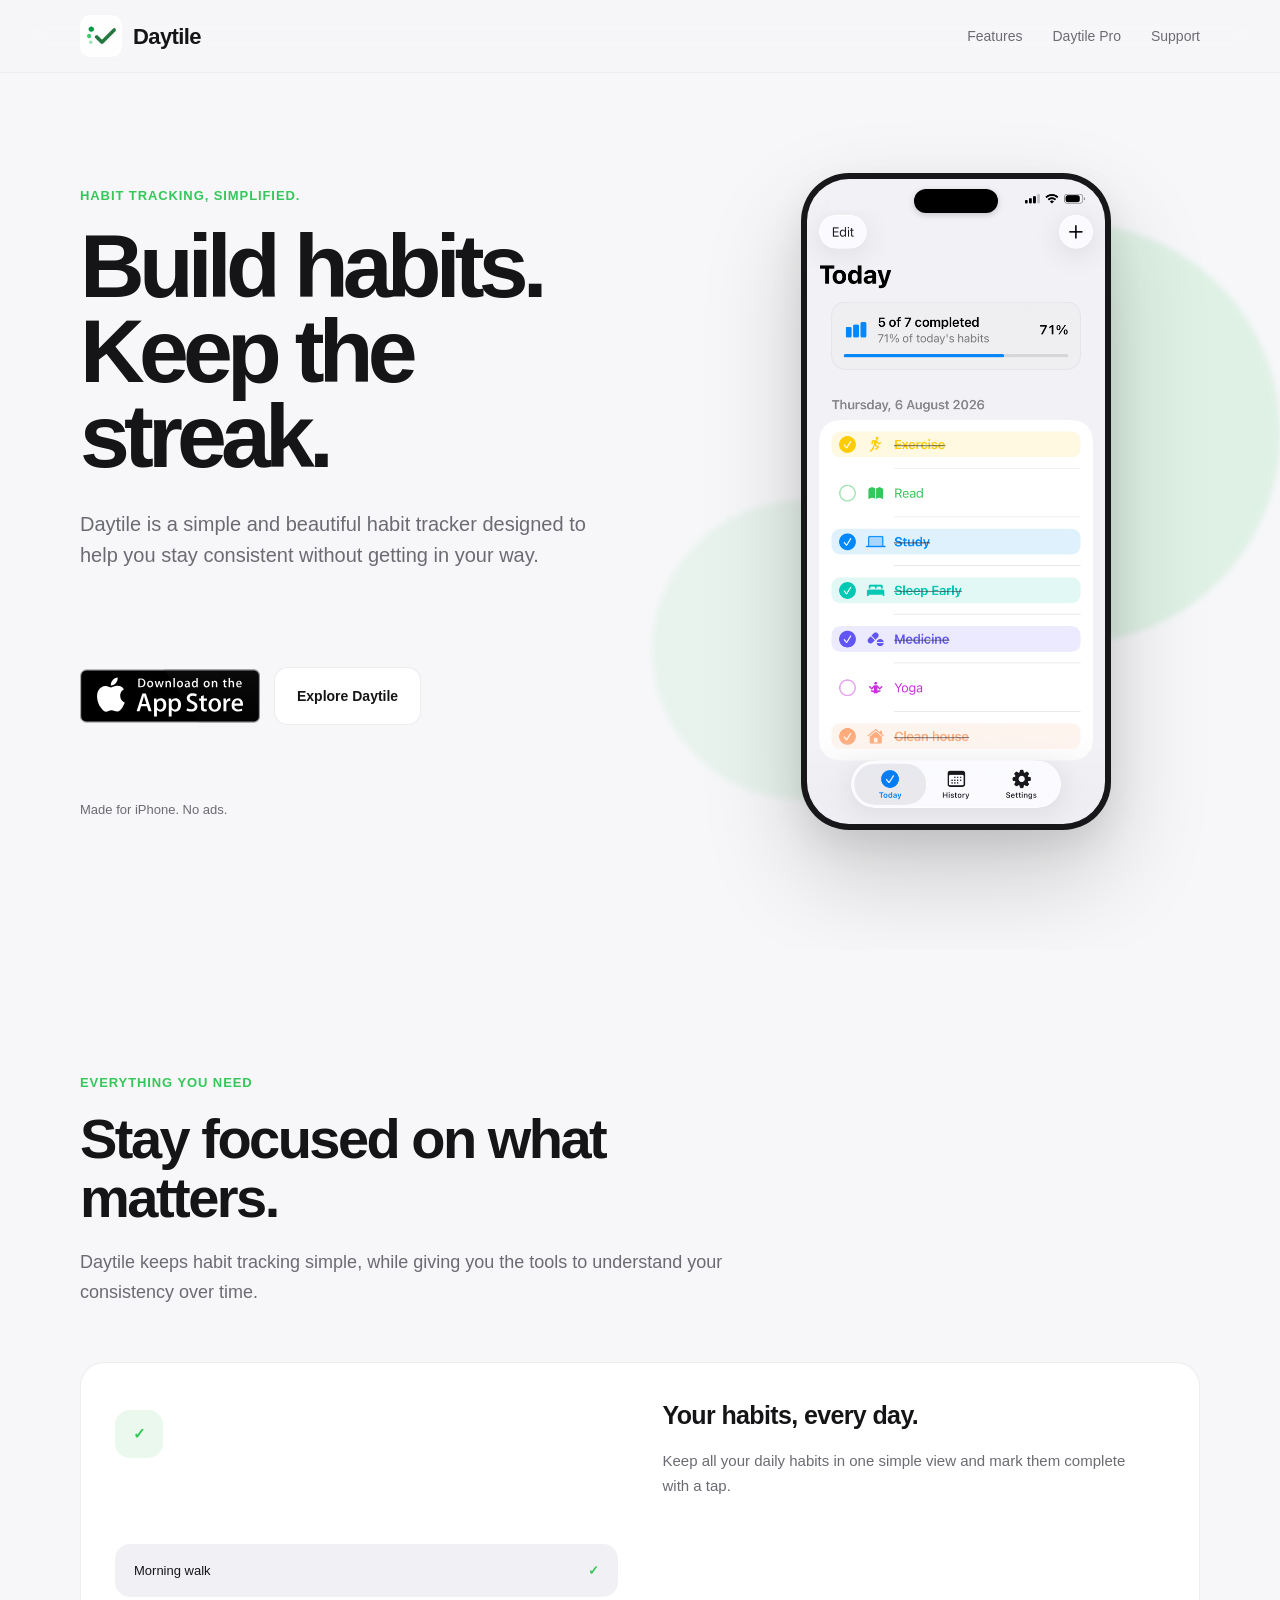
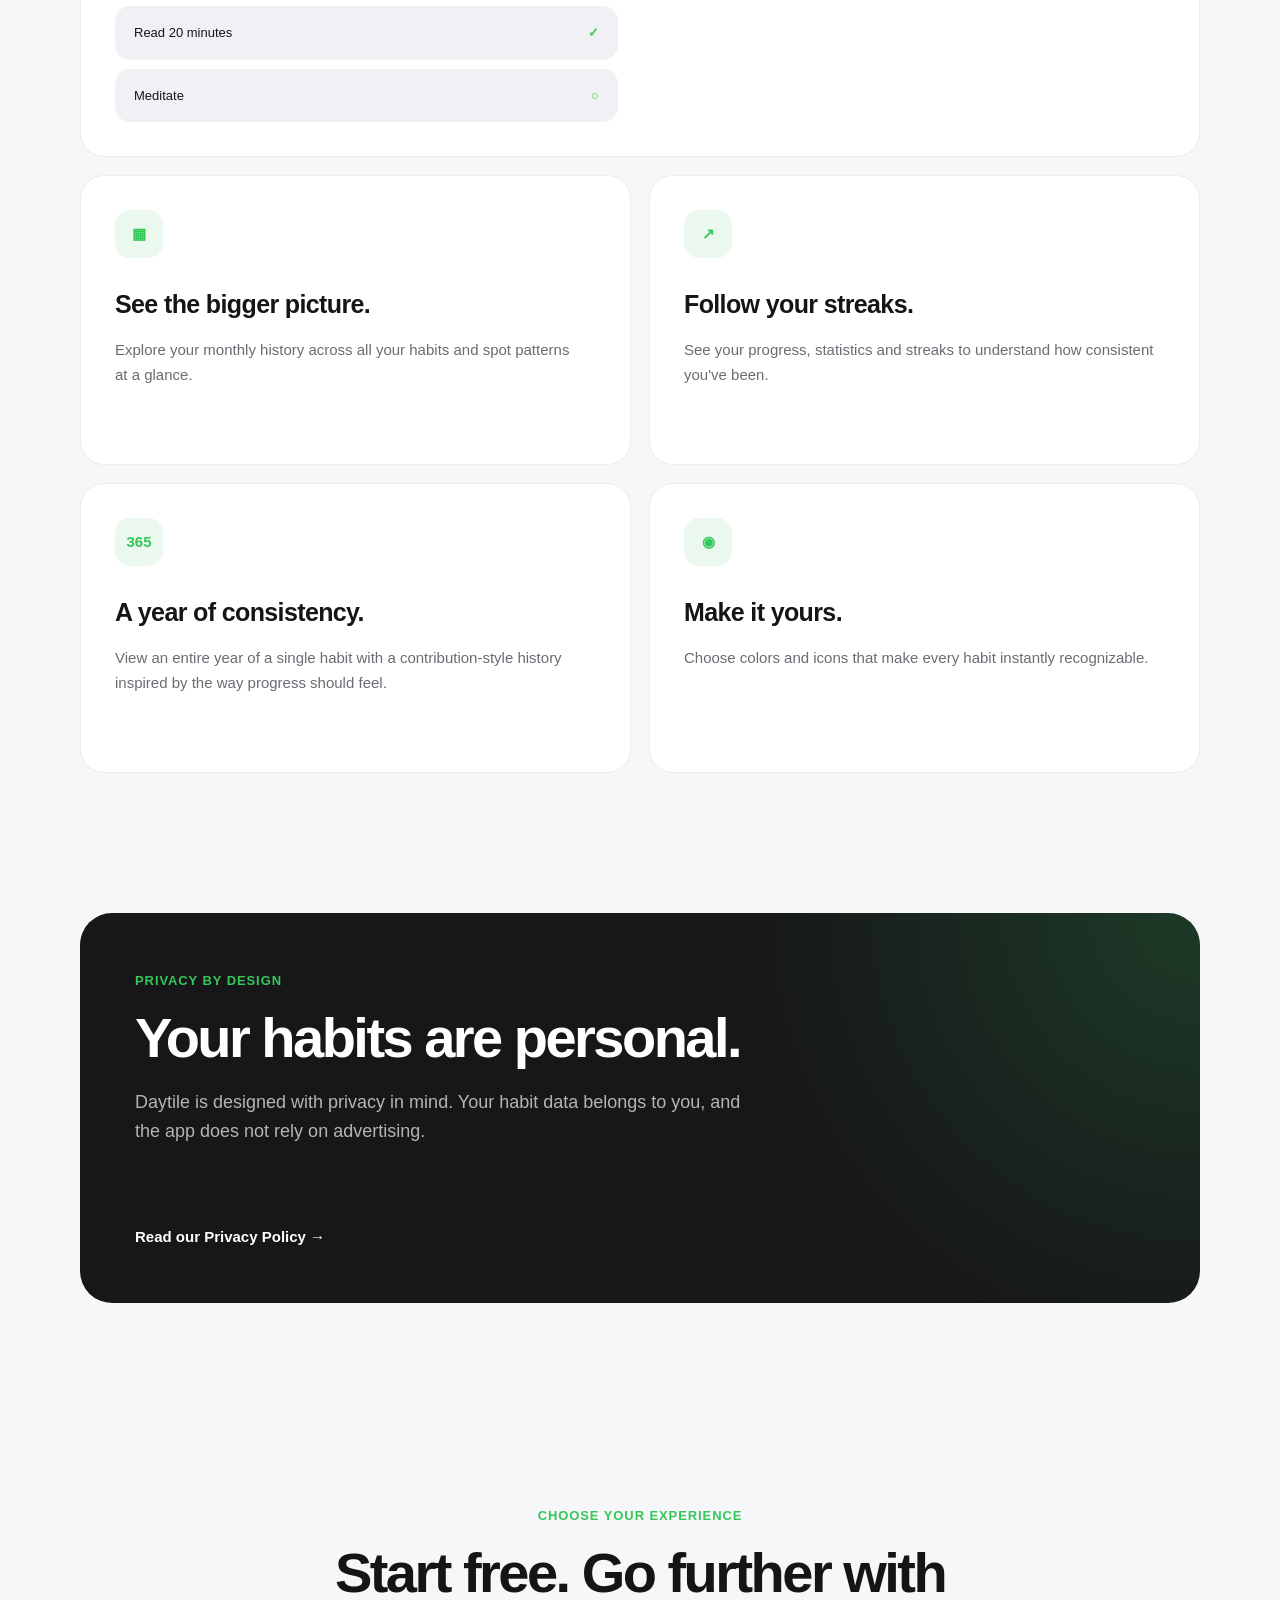
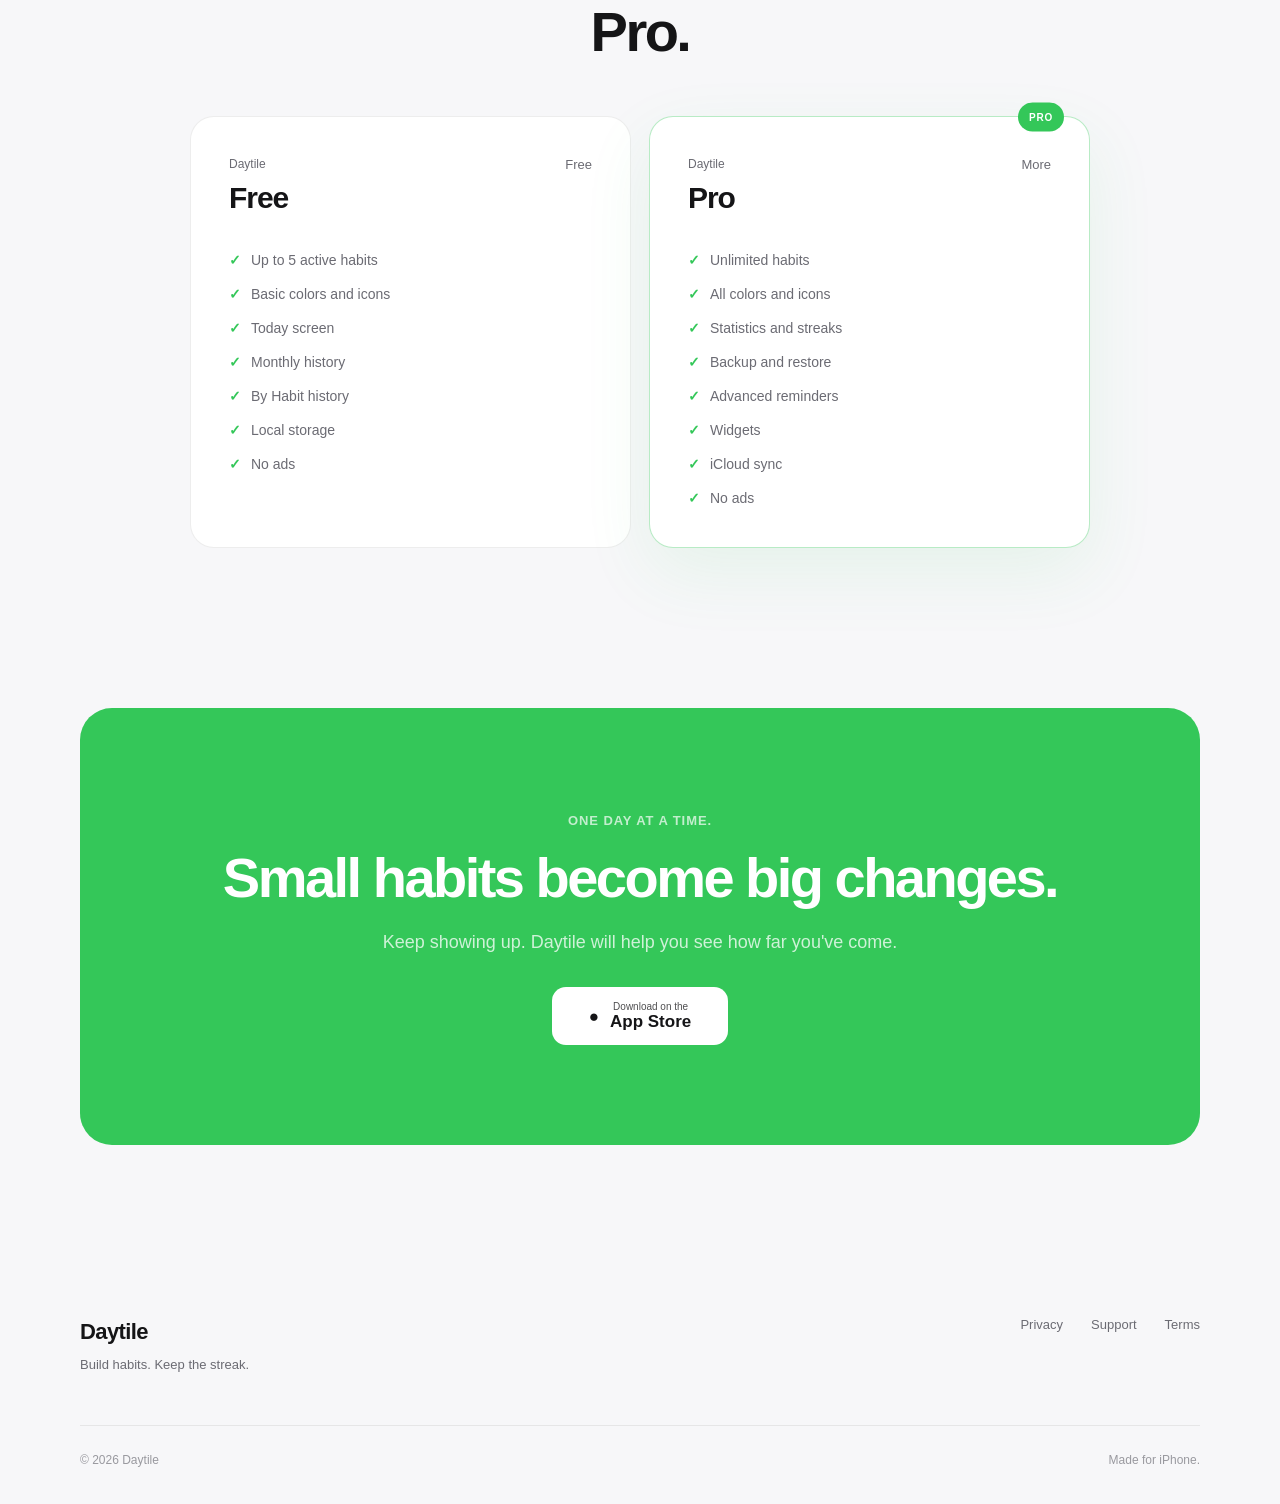
<file: index.html>
<!DOCTYPE html>
<html lang="en">

<head>
  <meta charset="UTF-8">
  <meta name="viewport" content="width=device-width, initial-scale=1.0">

  <title>Daytile: Build habits that last.</title>
  <meta name="description"
    content="Daytile is a simple and beautiful habit tracker for iPhone, designed to help you stay consistent and build habits that last.">

  <link rel="icon" type="image/png" href="assets/icon.png">
  <link rel="apple-touch-icon" href="assets/icon.png">
  <link rel="stylesheet" href="styles.css">
</head>

<body>
  <header class="site-header">
    <div class="container nav">
      <a href="./" class="brand">
        <img src="assets/icon.png" alt="Daytile">
        <span>Daytile</span>
      </a>

      <nav class="nav-links" aria-label="Main navigation">
        <a href="#features">Features</a>
        <a href="#pro">Daytile Pro</a>
        <a href="support/">Support</a>
      </nav>
    </div>
  </header>

  <main>
    <!-- HERO -->
    <section class="hero">
      <div class="container hero-grid">

        <div class="hero-copy">
          <div class="eyebrow">
            Habit tracking, simplified.
          </div>

          <h1>
            Build habits.<br>
            Keep the streak.
          </h1>

          <p class="hero-description">
            Daytile is a simple and beautiful habit tracker designed to help
            you stay consistent without getting in your way.
          </p>

          <div class="hero-actions">

            <a href="https://apps.apple.com/pt/app/daytile-habit-tracker/id6797009754" class="app-store-link"
              target="_blank" rel="noopener noreferrer" aria-label="Download Daytile on the App Store">
              <img src="assets/app-store-badge.svg" alt="Download on the App Store" class="app-store-badge">
            </a>

            <a href="#features" class="secondary-button">
              Explore Daytile
            </a>

          </div>

          <p class="hero-note">
            Made for iPhone. No ads.
          </p>
        </div>

        <div class="hero-visual">

          <div class="real-phone">
            <div class="phone-island"></div>

            <img src="assets/screenshots/Today.png" alt="Daytile Today screen" class="app-screenshot">
          </div>

          <div class="glow glow-one"></div>
          <div class="glow glow-two"></div>

        </div>

      </div>
    </section>

    <!-- FEATURES -->
    <section class="section" id="features">
      <div class="container">
        <div class="section-heading">
          <span class="eyebrow">Everything you need</span>
          <h2>Stay focused on what matters.</h2>
          <p>
            Daytile keeps habit tracking simple, while giving you the tools
            to understand your consistency over time.
          </p>
        </div>

        <div class="feature-grid">
          <article class="feature-card large-card">
            <div class="feature-icon">✓</div>
            <div>
              <h3>Your habits, every day.</h3>
              <p>
                Keep all your daily habits in one simple view and mark them
                complete with a tap.
              </p>
            </div>

            <div class="mini-habits">
              <div><span>Morning walk</span><strong>✓</strong></div>
              <div><span>Read 20 minutes</span><strong>✓</strong></div>
              <div><span>Meditate</span><strong>○</strong></div>
            </div>
          </article>

          <article class="feature-card">
            <div class="feature-icon">▦</div>
            <h3>See the bigger picture.</h3>
            <p>
              Explore your monthly history across all your habits and spot
              patterns at a glance.
            </p>
          </article>

          <article class="feature-card">
            <div class="feature-icon">↗</div>
            <h3>Follow your streaks.</h3>
            <p>
              See your progress, statistics and streaks to understand how
              consistent you've been.
            </p>
          </article>

          <article class="feature-card">
            <div class="feature-icon">365</div>
            <h3>A year of consistency.</h3>
            <p>
              View an entire year of a single habit with a contribution-style
              history inspired by the way progress should feel.
            </p>
          </article>

          <article class="feature-card">
            <div class="feature-icon">◉</div>
            <h3>Make it yours.</h3>
            <p>
              Choose colors and icons that make every habit instantly
              recognizable.
            </p>
          </article>
        </div>
      </div>
    </section>

    <!-- PRIVACY -->
    <section class="privacy-section">
      <div class="container">
        <div class="privacy-card">
          <div>
            <span class="eyebrow">Privacy by design</span>
            <h2>Your habits are personal.</h2>

            <p>
              Daytile is designed with privacy in mind. Your habit data
              belongs to you, and the app does not rely on advertising.
            </p>
          </div>

          <a href="privacy/" class="text-link">
            Read our Privacy Policy →
          </a>
        </div>
      </div>
    </section>

    <!-- FREE / PRO -->
    <section class="section" id="pro">
      <div class="container">
        <div class="section-heading centered">
          <span class="eyebrow">Choose your experience</span>
          <h2>Start free. Go further with Pro.</h2>
        </div>

        <div class="pricing-grid">
          <article class="price-card">
            <div class="price-header">
              <div>
                <span class="plan-label">Daytile</span>
                <h3>Free</h3>
              </div>

              <span class="price">Free</span>
            </div>

            <ul>
              <li>Up to 5 active habits</li>
              <li>Basic colors and icons</li>
              <li>Today screen</li>
              <li>Monthly history</li>
              <li>By Habit history</li>
              <li>Local storage</li>
              <li>No ads</li>
            </ul>
          </article>

          <article class="price-card pro-card">
            <div class="pro-badge">PRO</div>

            <div class="price-header">
              <div>
                <span class="plan-label">Daytile</span>
                <h3>Pro</h3>
              </div>

              <span class="price">More</span>
            </div>

            <ul>
              <li>Unlimited habits</li>
              <li>All colors and icons</li>
              <li>Statistics and streaks</li>
              <li>Backup and restore</li>
              <li>Advanced reminders</li>
              <li>Widgets</li>
              <li>iCloud sync</li>
              <li>No ads</li>
            </ul>
          </article>
        </div>
      </div>
    </section>

    <!-- CTA -->
    <section class="cta-section">
      <div class="container">
        <div class="cta">
          <span class="eyebrow">One day at a time.</span>
          <h2>Small habits become big changes.</h2>
          <p>
            Keep showing up. Daytile will help you see how far you've come.
          </p>

          <a href="https://apps.apple.com/pt/app/daytile-habit-tracker/id6797009754" class="app-store-button light"
            target="_blank" rel="noopener noreferrer">
            <span class="apple">●</span>
            <div>
              <small>Download on the</small>
              <strong>App Store</strong>
            </div>
          </a>

        </div>
      </div>
    </section>
  </main>

  <footer>
    <div class="container footer-content">
      <div>
        <a href="./" class="brand">Daytile</a>
        <p>Build habits. Keep the streak.</p>
      </div>

      <div class="footer-links">
        <a href="privacy/">Privacy</a>
        <a href="support/">Support</a>
        <a href="terms/">Terms</a>
      </div>
    </div>

    <div class="container footer-bottom">
      <span>© 2026 Daytile</span>
      <span>Made for iPhone.</span>
    </div>
  </footer>
</body>

</html>
</file>
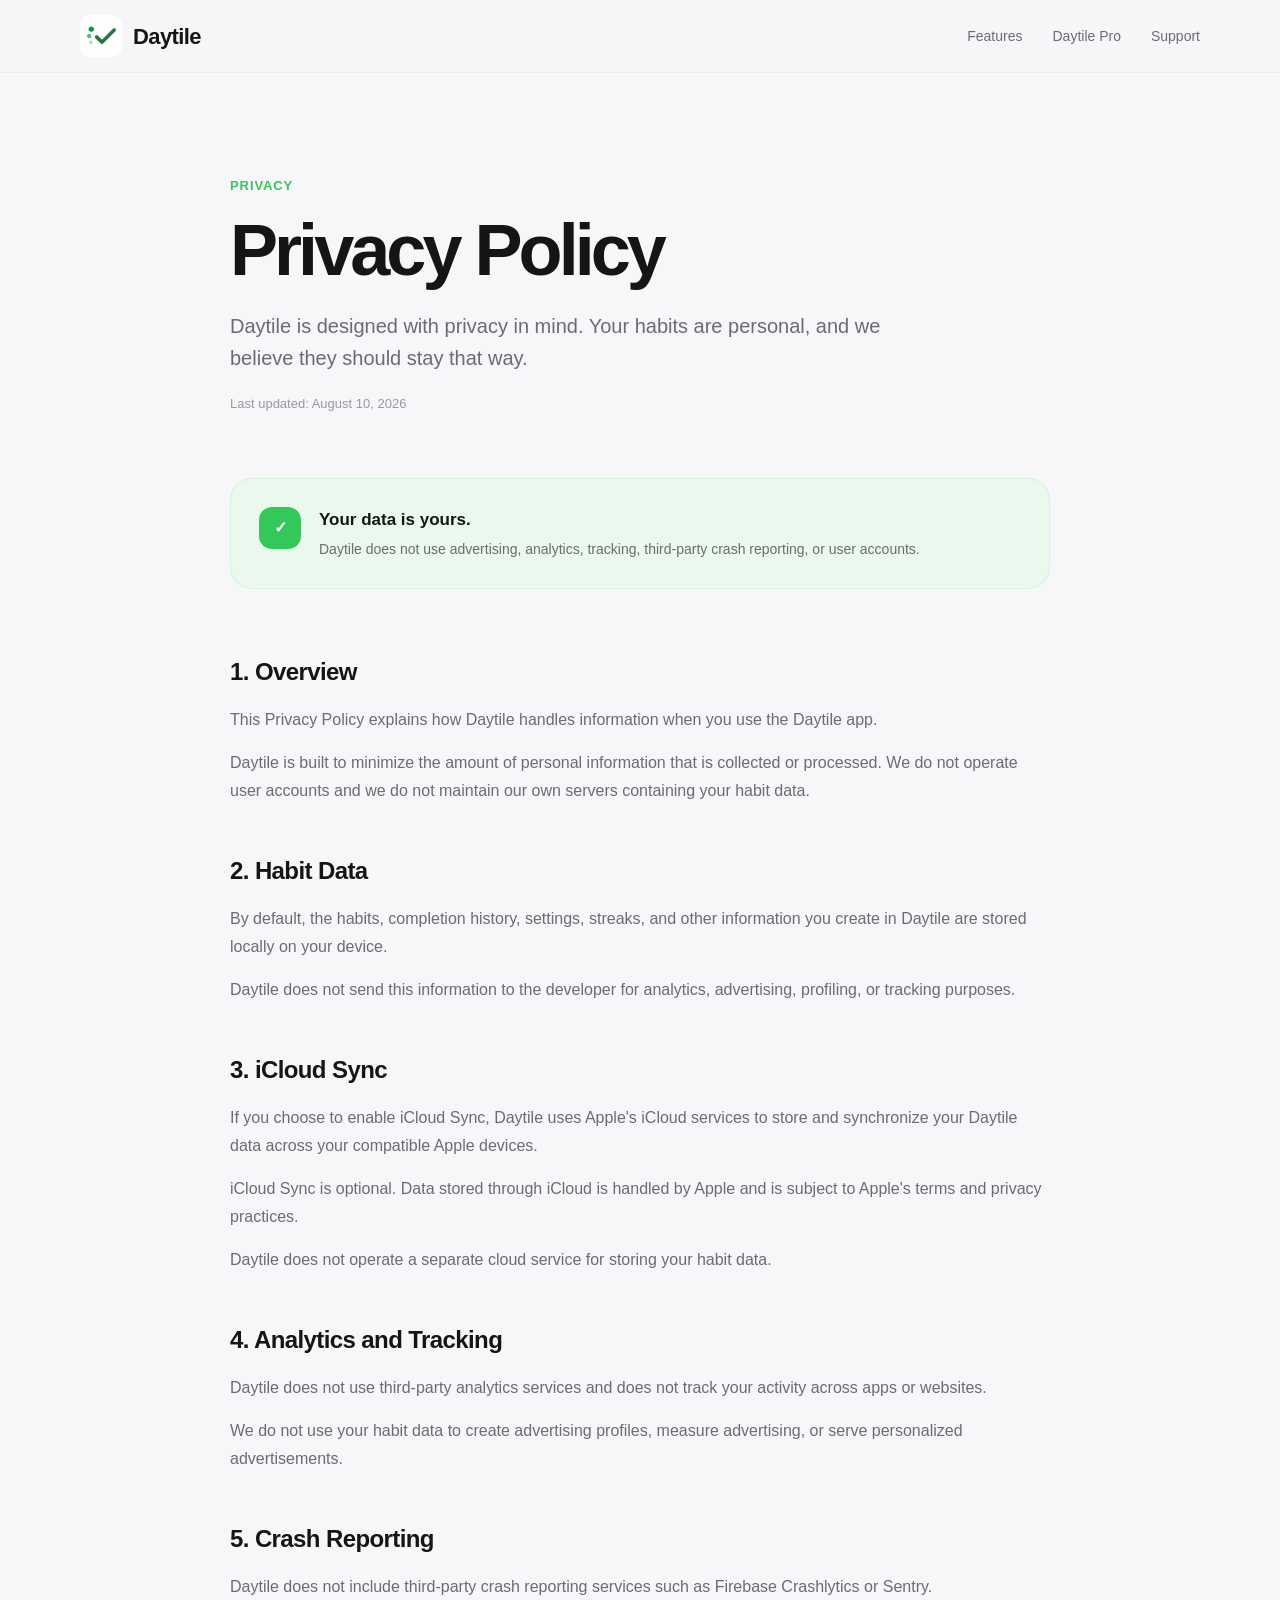
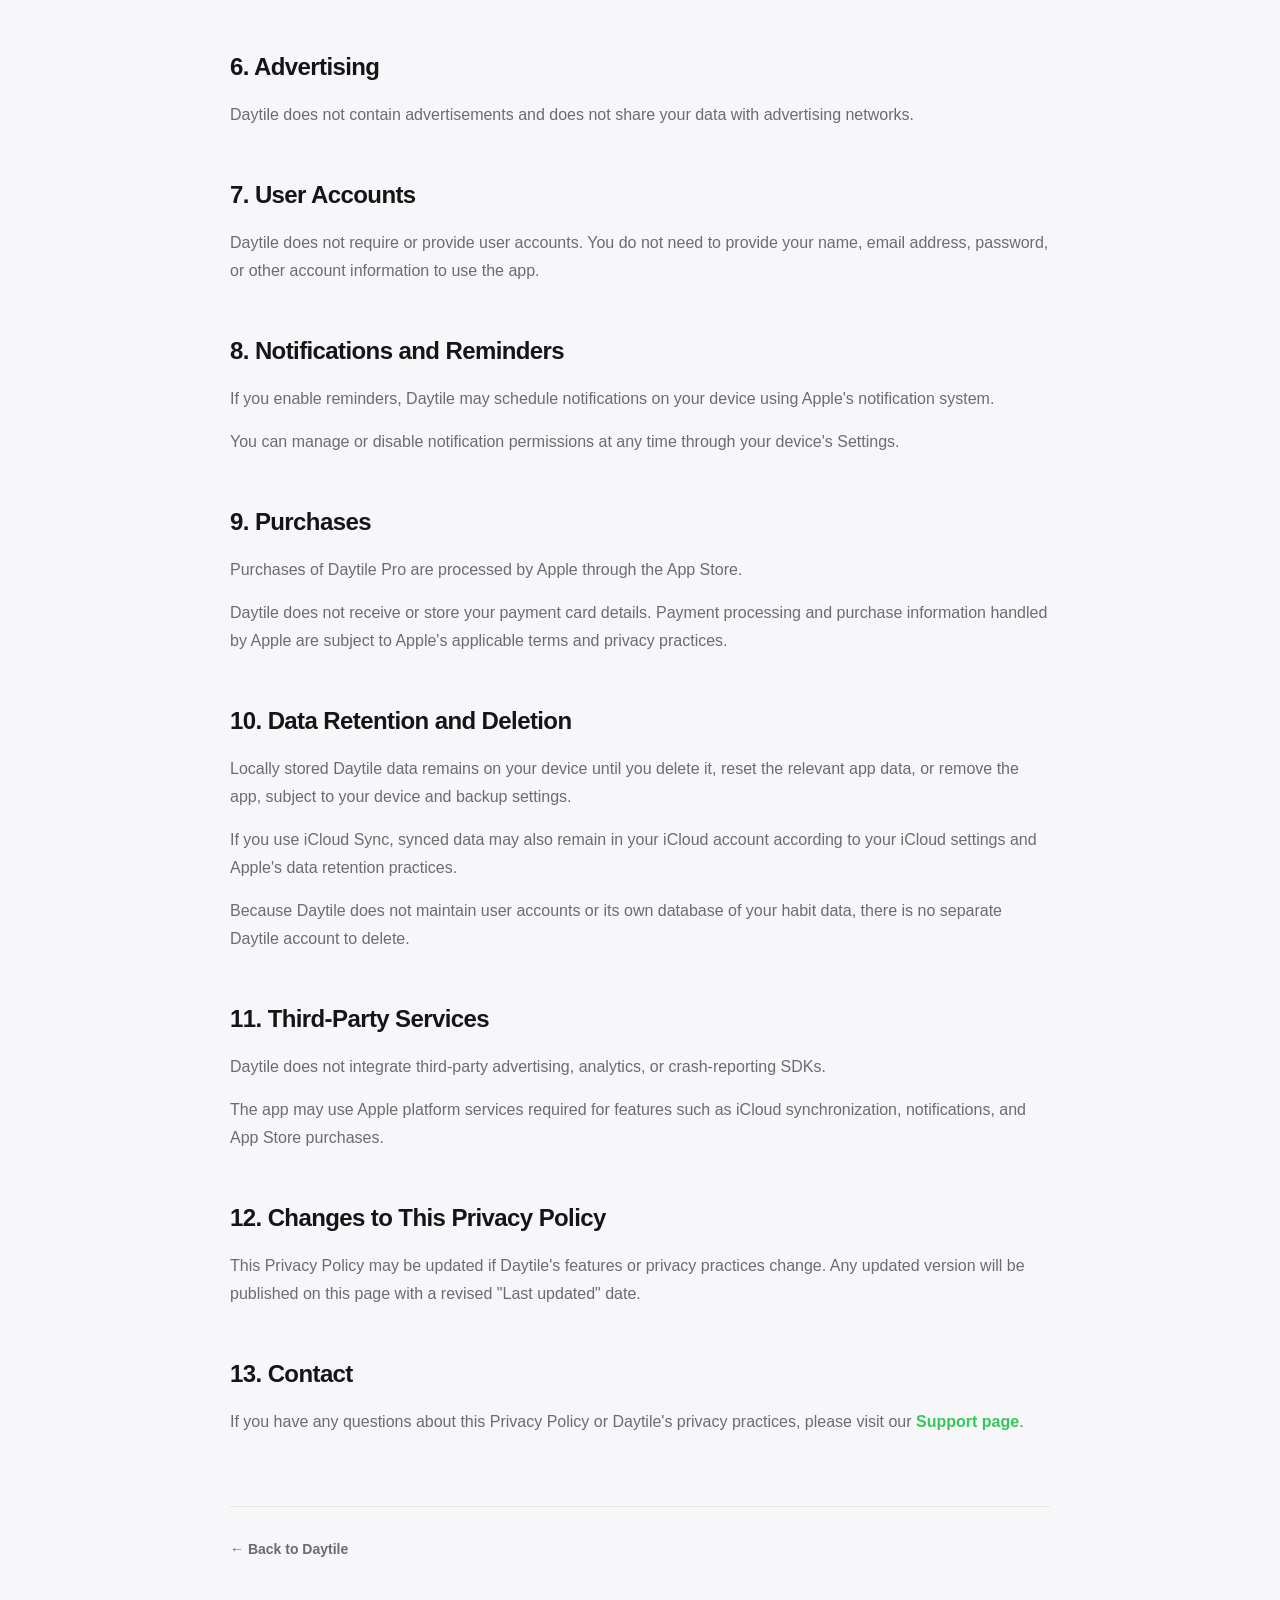
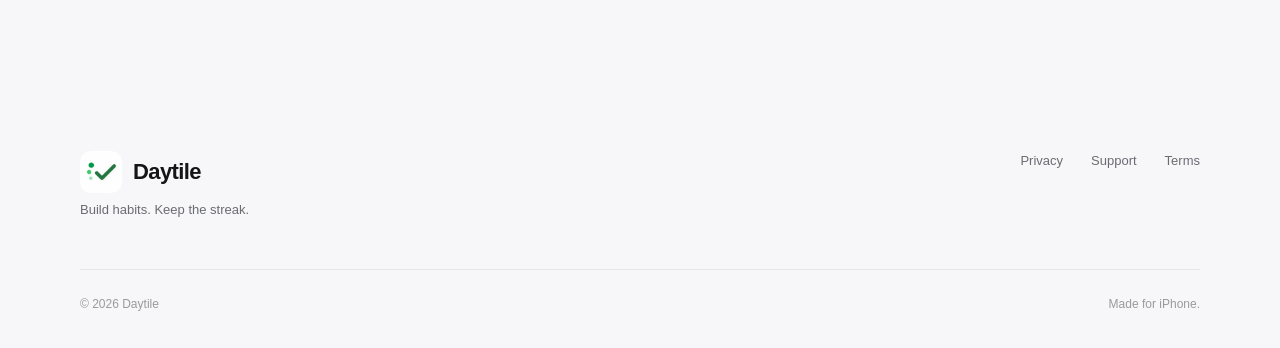
<file: privacy/index.html>
<!DOCTYPE html>
<html lang="en">
<head>
  <meta charset="UTF-8">
  <meta name="viewport" content="width=device-width, initial-scale=1.0">

  <title>Privacy Policy — Daytile</title>
  <meta
    name="description"
    content="Learn how Daytile handles your data and protects your privacy."
  >

  <link rel="icon" type="image/png" href="../assets/icon.png">
  <link rel="apple-touch-icon" href="../assets/icon.png">
  <link rel="stylesheet" href="../styles.css">
</head>

<body class="legal-page">

  <header class="site-header">
    <div class="container nav">
      <a href="../" class="brand">
        <img src="../assets/icon.png" alt="Daytile">
        <span>Daytile</span>
      </a>

      <nav class="nav-links" aria-label="Main navigation">
        <a href="../#features">Features</a>
        <a href="../#pro">Daytile Pro</a>
        <a href="../support/">Support</a>
      </nav>
    </div>
  </header>

  <main class="legal-main">
    <div class="legal-container">

      <header class="legal-header">
        <span class="eyebrow">Privacy</span>
        <h1>Privacy Policy</h1>

        <p class="legal-intro">
          Daytile is designed with privacy in mind. Your habits are personal,
          and we believe they should stay that way.
        </p>

        <p class="legal-date">
          Last updated: August 10, 2026
        </p>
      </header>

      <div class="privacy-summary">
        <div class="privacy-summary-icon">✓</div>

        <div>
          <strong>Your data is yours.</strong>
          <p>
            Daytile does not use advertising, analytics, tracking,
            third-party crash reporting, or user accounts.
          </p>
        </div>
      </div>

      <article class="legal-content">

        <section>
          <h2>1. Overview</h2>

          <p>
            This Privacy Policy explains how Daytile handles information
            when you use the Daytile app.
          </p>

          <p>
            Daytile is built to minimize the amount of personal information
            that is collected or processed. We do not operate user accounts
            and we do not maintain our own servers containing your habit data.
          </p>
        </section>

        <section>
          <h2>2. Habit Data</h2>

          <p>
            By default, the habits, completion history, settings, streaks,
            and other information you create in Daytile are stored locally
            on your device.
          </p>

          <p>
            Daytile does not send this information to the developer for
            analytics, advertising, profiling, or tracking purposes.
          </p>
        </section>

        <section>
          <h2>3. iCloud Sync</h2>

          <p>
            If you choose to enable iCloud Sync, Daytile uses Apple's iCloud
            services to store and synchronize your Daytile data across your
            compatible Apple devices.
          </p>

          <p>
            iCloud Sync is optional. Data stored through iCloud is handled by
            Apple and is subject to Apple's terms and privacy practices.
          </p>

          <p>
            Daytile does not operate a separate cloud service for storing
            your habit data.
          </p>
        </section>

        <section>
          <h2>4. Analytics and Tracking</h2>

          <p>
            Daytile does not use third-party analytics services and does not
            track your activity across apps or websites.
          </p>

          <p>
            We do not use your habit data to create advertising profiles,
            measure advertising, or serve personalized advertisements.
          </p>
        </section>

        <section>
          <h2>5. Crash Reporting</h2>

          <p>
            Daytile does not include third-party crash reporting services
            such as Firebase Crashlytics or Sentry.
          </p>
        </section>

        <section>
          <h2>6. Advertising</h2>

          <p>
            Daytile does not contain advertisements and does not share your
            data with advertising networks.
          </p>
        </section>

        <section>
          <h2>7. User Accounts</h2>

          <p>
            Daytile does not require or provide user accounts. You do not
            need to provide your name, email address, password, or other
            account information to use the app.
          </p>
        </section>

        <section>
          <h2>8. Notifications and Reminders</h2>

          <p>
            If you enable reminders, Daytile may schedule notifications on
            your device using Apple's notification system.
          </p>

          <p>
            You can manage or disable notification permissions at any time
            through your device's Settings.
          </p>
        </section>

        <section>
          <h2>9. Purchases</h2>

          <p>
            Purchases of Daytile Pro are processed by Apple through the
            App Store.
          </p>

          <p>
            Daytile does not receive or store your payment card details.
            Payment processing and purchase information handled by Apple are
            subject to Apple's applicable terms and privacy practices.
          </p>
        </section>

        <section>
          <h2>10. Data Retention and Deletion</h2>

          <p>
            Locally stored Daytile data remains on your device until you
            delete it, reset the relevant app data, or remove the app,
            subject to your device and backup settings.
          </p>

          <p>
            If you use iCloud Sync, synced data may also remain in your
            iCloud account according to your iCloud settings and Apple's
            data retention practices.
          </p>

          <p>
            Because Daytile does not maintain user accounts or its own
            database of your habit data, there is no separate Daytile
            account to delete.
          </p>
        </section>

        <section>
          <h2>11. Third-Party Services</h2>

          <p>
            Daytile does not integrate third-party advertising, analytics,
            or crash-reporting SDKs.
          </p>

          <p>
            The app may use Apple platform services required for features
            such as iCloud synchronization, notifications, and App Store
            purchases.
          </p>
        </section>

        <section>
          <h2>12. Changes to This Privacy Policy</h2>

          <p>
            This Privacy Policy may be updated if Daytile's features or
            privacy practices change. Any updated version will be published
            on this page with a revised "Last updated" date.
          </p>
        </section>

        <section>
          <h2>13. Contact</h2>

          <p>
            If you have any questions about this Privacy Policy or Daytile's
            privacy practices, please visit our
            <a href="../support/">Support page</a>.
          </p>
        </section>

      </article>

      <div class="legal-back">
        <a href="../">← Back to Daytile</a>
      </div>

    </div>
  </main>

  <footer>
    <div class="container footer-content">
      <div>
        <a href="../" class="brand">
          <img src="../assets/icon.png" alt="Daytile">
          <span>Daytile</span>
        </a>

        <p>Build habits. Keep the streak.</p>
      </div>

      <div class="footer-links">
        <a href="./">Privacy</a>
        <a href="../support/">Support</a>
        <a href="../terms/">Terms</a>
      </div>
    </div>

    <div class="container footer-bottom">
      <span>© 2026 Daytile</span>
      <span>Made for iPhone.</span>
    </div>
  </footer>

</body>
</html>
</file>
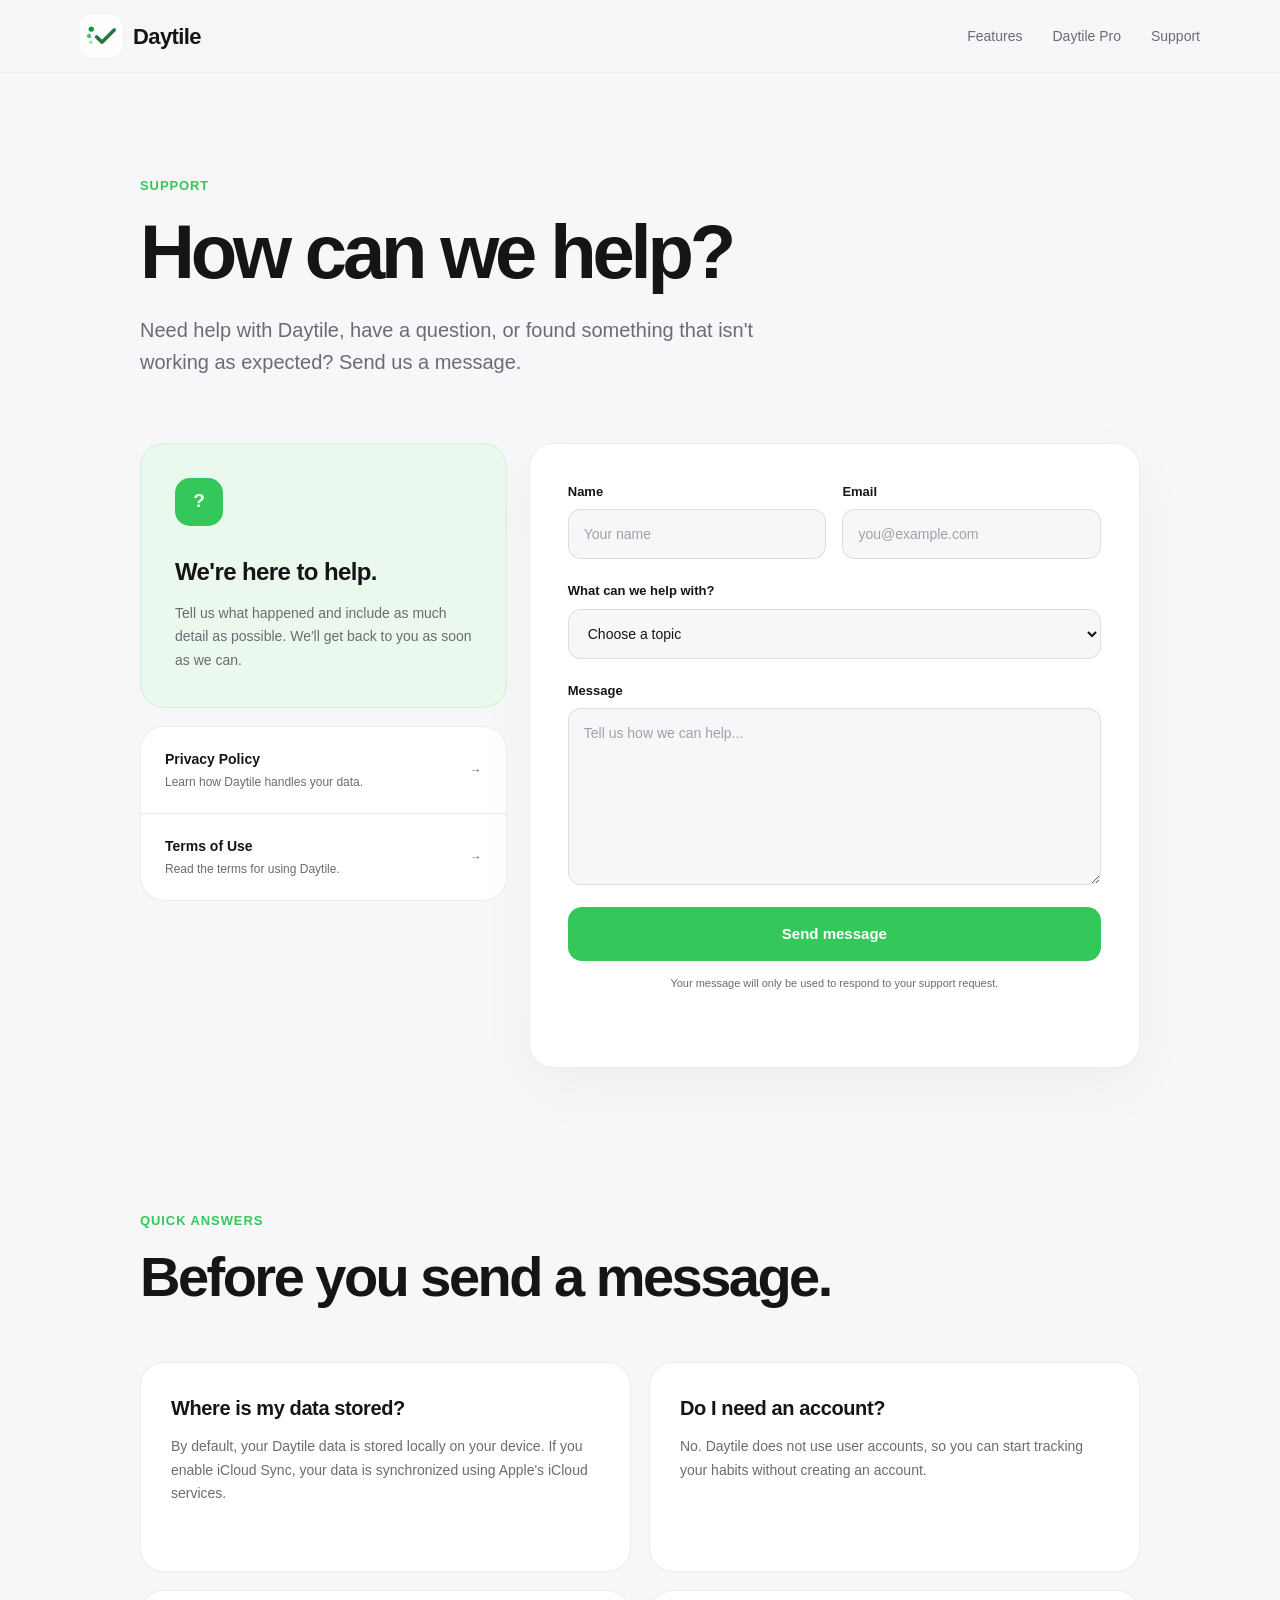
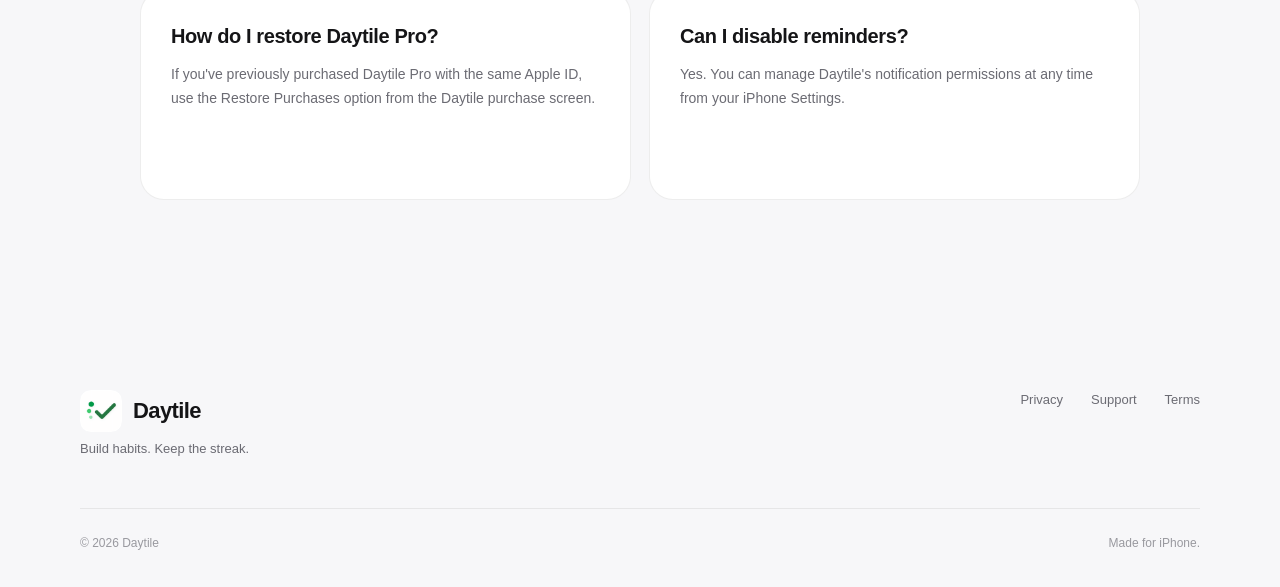
<file: support/index.html>
<!DOCTYPE html>
<html lang="en">
<head>
  <meta charset="UTF-8">
  <meta name="viewport" content="width=device-width, initial-scale=1.0">

  <title>Support — Daytile</title>
  <meta
    name="description"
    content="Get help with Daytile, Daytile Pro, iCloud Sync, reminders, backups, and more."
  >

  <link rel="icon" type="image/png" href="../assets/icon.png">
  <link rel="apple-touch-icon" href="../assets/icon.png">
  <link rel="stylesheet" href="../styles.css">
</head>

<body>

  <header class="site-header">
    <div class="container nav">
      <a href="../" class="brand">
        <img src="../assets/icon.png" alt="Daytile">
        <span>Daytile</span>
      </a>

      <nav class="nav-links" aria-label="Main navigation">
        <a href="../#features">Features</a>
        <a href="../#pro">Daytile Pro</a>
        <a href="./">Support</a>
      </nav>
    </div>
  </header>

  <main class="support-main">
    <div class="support-container">

      <header class="support-header">
        <span class="eyebrow">Support</span>

        <h1>How can we help?</h1>

        <p>
          Need help with Daytile, have a question, or found something
          that isn't working as expected? Send us a message.
        </p>
      </header>

      <div class="support-grid">

        <!-- LEFT -->
        <aside class="support-info">

          <div class="support-info-card">
            <div class="support-info-icon">?</div>

            <h2>We're here to help.</h2>

            <p>
              Tell us what happened and include as much detail as possible.
              We'll get back to you as soon as we can.
            </p>
          </div>

          <div class="support-links">
            <a href="../privacy/">
              <div>
                <strong>Privacy Policy</strong>
                <span>Learn how Daytile handles your data.</span>
              </div>

              <span>→</span>
            </a>

            <a href="../terms/">
              <div>
                <strong>Terms of Use</strong>
                <span>Read the terms for using Daytile.</span>
              </div>

              <span>→</span>
            </a>
          </div>

        </aside>

        <!-- FORM -->
        <section class="support-form-card">
          <form
            id="support-form"
            action="https://formspree.io/f/mlgqyjpy"
            method="POST"
          >

            <input
              type="hidden"
              name="source"
              value="Daytile Website"
            >

            <!-- Honeypot -->
            <div class="form-honeypot" aria-hidden="true">
              <label>
                Leave this field empty
                <input
                  type="text"
                  name="_gotcha"
                  tabindex="-1"
                  autocomplete="off"
                >
              </label>
            </div>

            <div class="form-row">
              <div class="form-group">
                <label for="name">Name</label>

                <input
                  type="text"
                  id="name"
                  name="name"
                  placeholder="Your name"
                  autocomplete="name"
                  required
                >
              </div>

              <div class="form-group">
                <label for="email">Email</label>

                <input
                  type="email"
                  id="email"
                  name="email"
                  placeholder="you@example.com"
                  autocomplete="email"
                  required
                >
              </div>
            </div>

            <div class="form-group">
              <label for="topic">What can we help with?</label>

              <select
                id="topic"
                name="topic"
                required
              >
                <option value="" disabled selected>
                  Choose a topic
                </option>

                <option value="General question">
                  General question
                </option>

                <option value="Daytile Pro">
                  Daytile Pro
                </option>

                <option value="iCloud Sync">
                  iCloud Sync
                </option>

                <option value="Backup & Restore">
                  Backup & Restore
                </option>

                <option value="Reminders">
                  Reminders
                </option>

                <option value="Bug report">
                  Bug report
                </option>

                <option value="Feature request">
                  Feature request
                </option>

                <option value="Other">
                  Other
                </option>
              </select>
            </div>

            <div class="form-group">
              <label for="message">Message</label>

              <textarea
                id="message"
                name="message"
                rows="7"
                placeholder="Tell us how we can help..."
                required
              ></textarea>
            </div>

            <button
              type="submit"
              class="support-submit"
              id="submit-button"
            >
              Send message
            </button>

            <p class="form-note">
              Your message will only be used to respond to your support
              request.
            </p>

            <div
              class="form-status"
              id="form-status"
              role="status"
              aria-live="polite"
            ></div>

          </form>
        </section>

      </div>

      <section class="support-faq">
        <div class="section-heading">
          <span class="eyebrow">Quick answers</span>
          <h2>Before you send a message.</h2>
        </div>

        <div class="faq-grid">

          <article class="faq-card">
            <h3>Where is my data stored?</h3>

            <p>
              By default, your Daytile data is stored locally on your
              device. If you enable iCloud Sync, your data is synchronized
              using Apple's iCloud services.
            </p>
          </article>

          <article class="faq-card">
            <h3>Do I need an account?</h3>

            <p>
              No. Daytile does not use user accounts, so you can start
              tracking your habits without creating an account.
            </p>
          </article>

          <article class="faq-card">
            <h3>How do I restore Daytile Pro?</h3>

            <p>
              If you've previously purchased Daytile Pro with the same
              Apple ID, use the Restore Purchases option from the Daytile
              purchase screen.
            </p>
          </article>

          <article class="faq-card">
            <h3>Can I disable reminders?</h3>

            <p>
              Yes. You can manage Daytile's notification permissions at
              any time from your iPhone Settings.
            </p>
          </article>

        </div>
      </section>

    </div>
  </main>

  <footer>
    <div class="container footer-content">
      <div>
        <a href="../" class="brand">
          <img src="../assets/icon.png" alt="Daytile">
          <span>Daytile</span>
        </a>

        <p>Build habits. Keep the streak.</p>
      </div>

      <div class="footer-links">
        <a href="../privacy/">Privacy</a>
        <a href="./">Support</a>
        <a href="../terms/">Terms</a>
      </div>
    </div>

    <div class="container footer-bottom">
      <span>© 2026 Daytile</span>
      <span>Made for iPhone.</span>
    </div>
  </footer>

  <script>
    const form = document.getElementById("support-form");
    const status = document.getElementById("form-status");
    const button = document.getElementById("submit-button");

    form.addEventListener("submit", async (event) => {
      event.preventDefault();

      button.disabled = true;
      button.textContent = "Sending...";
      status.textContent = "";
      status.className = "form-status";

      const data = new FormData(form);

      try {
        const response = await fetch(form.action, {
          method: form.method,
          body: data,
          headers: {
            "Accept": "application/json"
          }
        });

        if (response.ok) {
          form.reset();

          status.textContent =
            "Thanks! Your message has been sent successfully.";

          status.className = "form-status success";
        } else {
          status.textContent =
            "Something went wrong. Please try again.";

          status.className = "form-status error";
        }
      } catch (error) {
        status.textContent =
          "Something went wrong. Please check your connection and try again.";

        status.className = "form-status error";
      } finally {
        button.disabled = false;
        button.textContent = "Send message";
      }
    });
  </script>

</body>
</html>
</file>
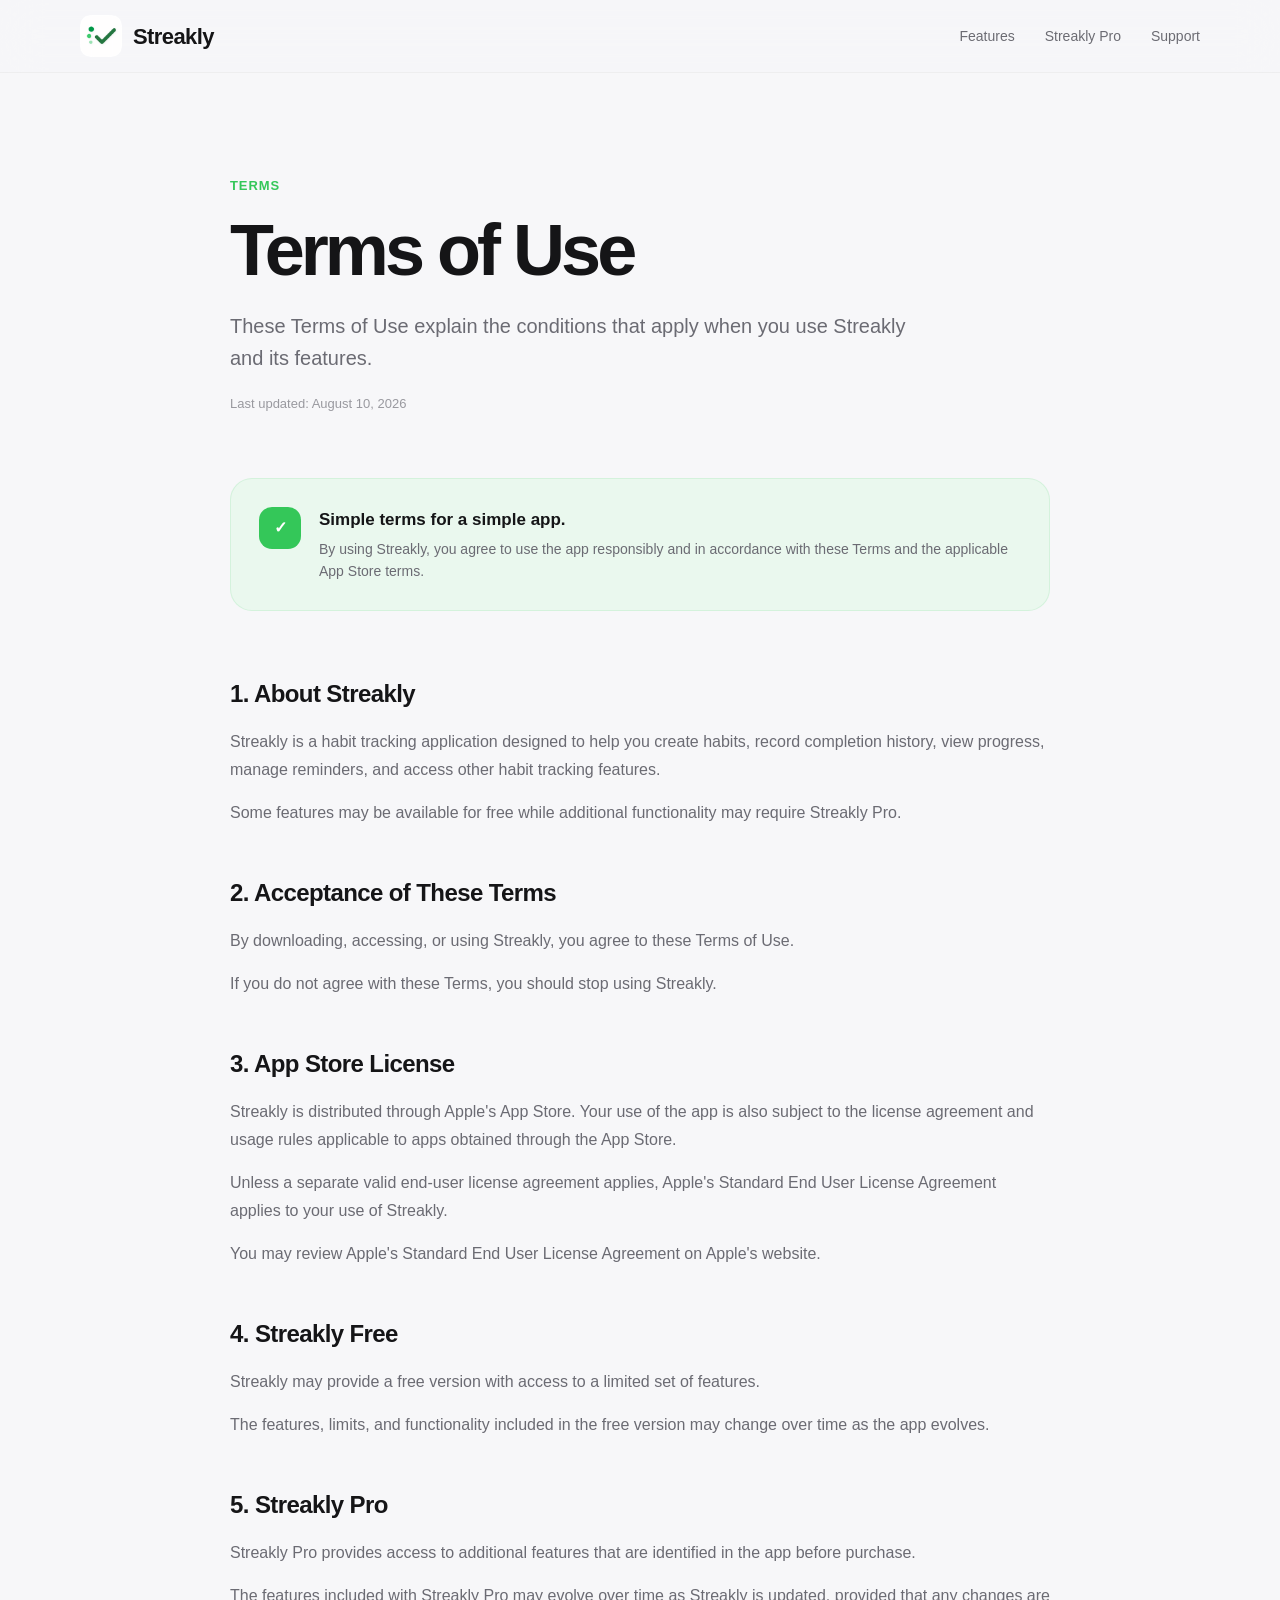
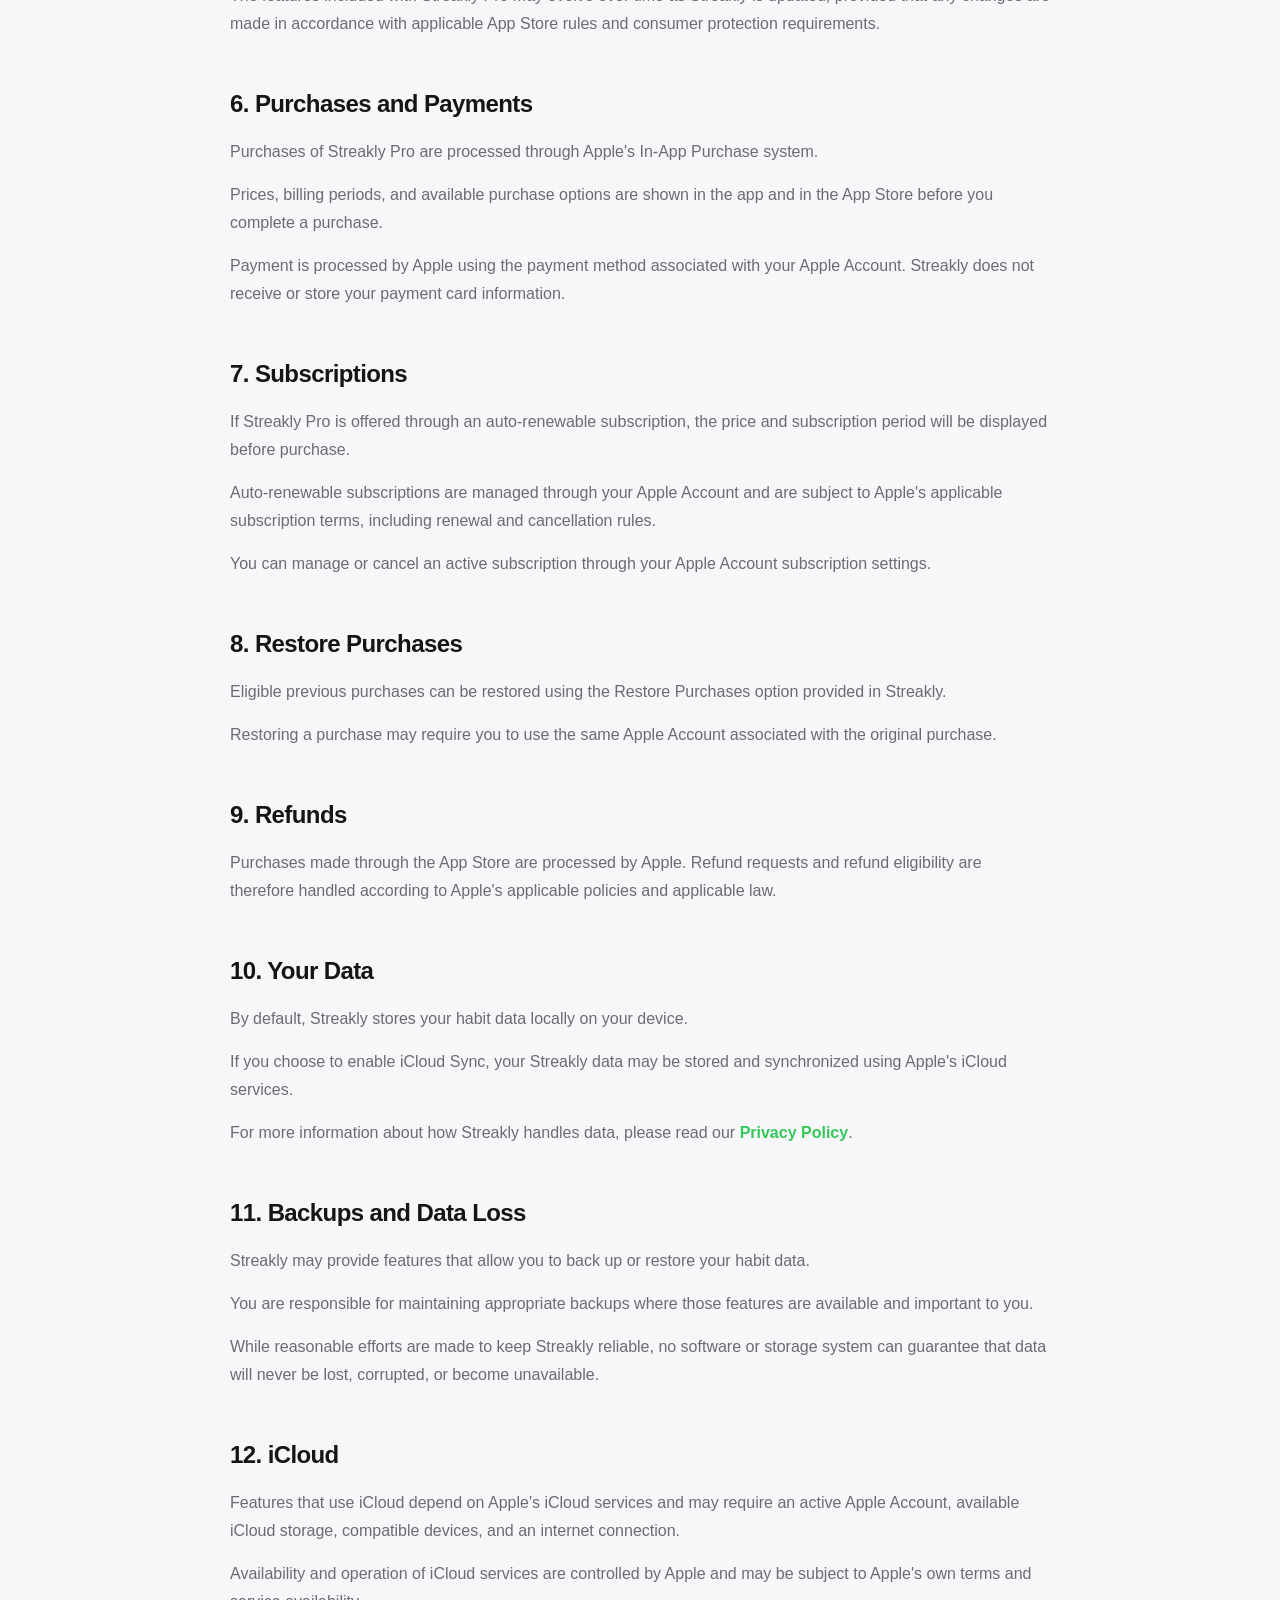
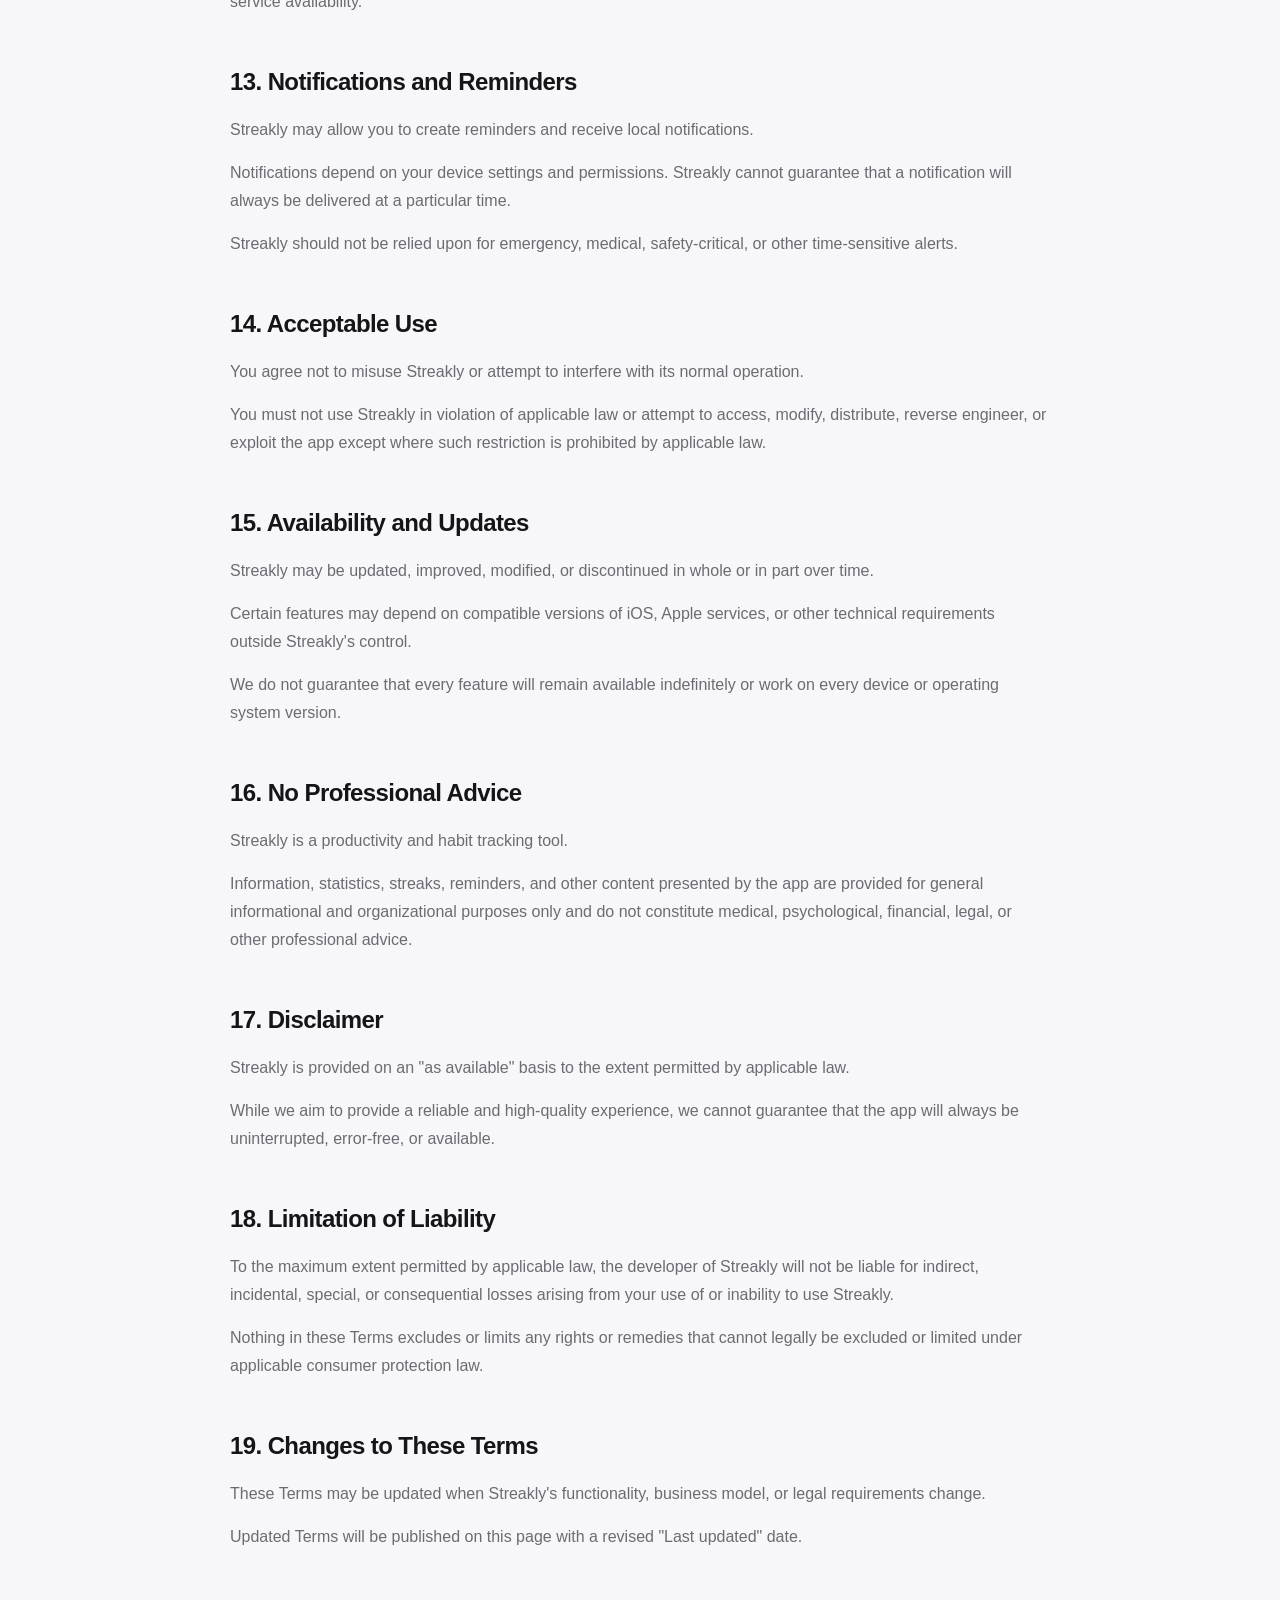
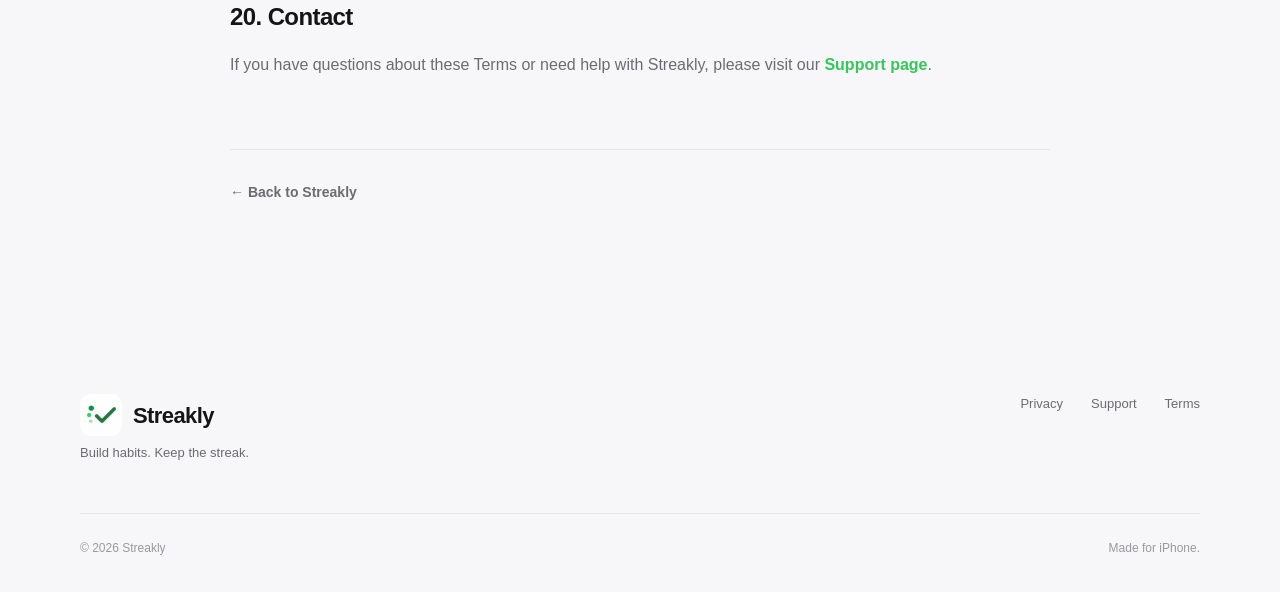
<file: terms/index.html>
<!DOCTYPE html>
<html lang="en">
<head>
  <meta charset="UTF-8">
  <meta name="viewport" content="width=device-width, initial-scale=1.0">

  <title>Terms of Use — Streakly</title>
  <meta
    name="description"
    content="Terms of Use for the Streakly habit tracking app."
  >

  <link rel="icon" type="image/png" href="../assets/icon.png">
  <link rel="apple-touch-icon" href="../assets/icon.png">
  <link rel="stylesheet" href="../styles.css">
</head>

<body class="legal-page">

  <header class="site-header">
    <div class="container nav">
      <a href="../" class="brand">
        <img src="../assets/icon.png" alt="Streakly">
        <span>Streakly</span>
      </a>

      <nav class="nav-links" aria-label="Main navigation">
        <a href="../#features">Features</a>
        <a href="../#pro">Streakly Pro</a>
        <a href="../support/">Support</a>
      </nav>
    </div>
  </header>

  <main class="legal-main">
    <div class="legal-container">

      <header class="legal-header">
        <span class="eyebrow">Terms</span>

        <h1>Terms of Use</h1>

        <p class="legal-intro">
          These Terms of Use explain the conditions that apply when you
          use Streakly and its features.
        </p>

        <p class="legal-date">
          Last updated: August 10, 2026
        </p>
      </header>

      <div class="privacy-summary">
        <div class="privacy-summary-icon">✓</div>

        <div>
          <strong>Simple terms for a simple app.</strong>

          <p>
            By using Streakly, you agree to use the app responsibly and
            in accordance with these Terms and the applicable App Store
            terms.
          </p>
        </div>
      </div>

      <article class="legal-content">

        <section>
          <h2>1. About Streakly</h2>

          <p>
            Streakly is a habit tracking application designed to help you
            create habits, record completion history, view progress, manage
            reminders, and access other habit tracking features.
          </p>

          <p>
            Some features may be available for free while additional
            functionality may require Streakly Pro.
          </p>
        </section>

        <section>
          <h2>2. Acceptance of These Terms</h2>

          <p>
            By downloading, accessing, or using Streakly, you agree to these
            Terms of Use.
          </p>

          <p>
            If you do not agree with these Terms, you should stop using
            Streakly.
          </p>
        </section>

        <section>
          <h2>3. App Store License</h2>

          <p>
            Streakly is distributed through Apple's App Store. Your use of
            the app is also subject to the license agreement and usage rules
            applicable to apps obtained through the App Store.
          </p>

          <p>
            Unless a separate valid end-user license agreement applies,
            Apple's Standard End User License Agreement applies to your use
            of Streakly.
          </p>

          <p>
            You may review Apple's Standard End User License Agreement on
            Apple's website.
          </p>
        </section>

        <section>
          <h2>4. Streakly Free</h2>

          <p>
            Streakly may provide a free version with access to a limited set
            of features.
          </p>

          <p>
            The features, limits, and functionality included in the free
            version may change over time as the app evolves.
          </p>
        </section>

        <section>
          <h2>5. Streakly Pro</h2>

          <p>
            Streakly Pro provides access to additional features that are
            identified in the app before purchase.
          </p>

          <p>
            The features included with Streakly Pro may evolve over time as
            Streakly is updated, provided that any changes are made in
            accordance with applicable App Store rules and consumer
            protection requirements.
          </p>
        </section>

        <section>
          <h2>6. Purchases and Payments</h2>

          <p>
            Purchases of Streakly Pro are processed through Apple's
            In-App Purchase system.
          </p>

          <p>
            Prices, billing periods, and available purchase options are shown
            in the app and in the App Store before you complete a purchase.
          </p>

          <p>
            Payment is processed by Apple using the payment method associated
            with your Apple Account. Streakly does not receive or store your
            payment card information.
          </p>
        </section>

        <section>
          <h2>7. Subscriptions</h2>

          <p>
            If Streakly Pro is offered through an auto-renewable subscription,
            the price and subscription period will be displayed before
            purchase.
          </p>

          <p>
            Auto-renewable subscriptions are managed through your Apple
            Account and are subject to Apple's applicable subscription terms,
            including renewal and cancellation rules.
          </p>

          <p>
            You can manage or cancel an active subscription through your
            Apple Account subscription settings.
          </p>
        </section>

        <section>
          <h2>8. Restore Purchases</h2>

          <p>
            Eligible previous purchases can be restored using the Restore
            Purchases option provided in Streakly.
          </p>

          <p>
            Restoring a purchase may require you to use the same Apple
            Account associated with the original purchase.
          </p>
        </section>

        <section>
          <h2>9. Refunds</h2>

          <p>
            Purchases made through the App Store are processed by Apple.
            Refund requests and refund eligibility are therefore handled
            according to Apple's applicable policies and applicable law.
          </p>
        </section>

        <section>
          <h2>10. Your Data</h2>

          <p>
            By default, Streakly stores your habit data locally on your
            device.
          </p>

          <p>
            If you choose to enable iCloud Sync, your Streakly data may be
            stored and synchronized using Apple's iCloud services.
          </p>

          <p>
            For more information about how Streakly handles data, please read
            our
            <a href="../privacy/">Privacy Policy</a>.
          </p>
        </section>

        <section>
          <h2>11. Backups and Data Loss</h2>

          <p>
            Streakly may provide features that allow you to back up or restore
            your habit data.
          </p>

          <p>
            You are responsible for maintaining appropriate backups where
            those features are available and important to you.
          </p>

          <p>
            While reasonable efforts are made to keep Streakly reliable, no
            software or storage system can guarantee that data will never be
            lost, corrupted, or become unavailable.
          </p>
        </section>

        <section>
          <h2>12. iCloud</h2>

          <p>
            Features that use iCloud depend on Apple's iCloud services and
            may require an active Apple Account, available iCloud storage,
            compatible devices, and an internet connection.
          </p>

          <p>
            Availability and operation of iCloud services are controlled by
            Apple and may be subject to Apple's own terms and service
            availability.
          </p>
        </section>

        <section>
          <h2>13. Notifications and Reminders</h2>

          <p>
            Streakly may allow you to create reminders and receive local
            notifications.
          </p>

          <p>
            Notifications depend on your device settings and permissions.
            Streakly cannot guarantee that a notification will always be
            delivered at a particular time.
          </p>

          <p>
            Streakly should not be relied upon for emergency, medical,
            safety-critical, or other time-sensitive alerts.
          </p>
        </section>

        <section>
          <h2>14. Acceptable Use</h2>

          <p>
            You agree not to misuse Streakly or attempt to interfere with its
            normal operation.
          </p>

          <p>
            You must not use Streakly in violation of applicable law or
            attempt to access, modify, distribute, reverse engineer, or
            exploit the app except where such restriction is prohibited by
            applicable law.
          </p>
        </section>

        <section>
          <h2>15. Availability and Updates</h2>

          <p>
            Streakly may be updated, improved, modified, or discontinued in
            whole or in part over time.
          </p>

          <p>
            Certain features may depend on compatible versions of iOS,
            Apple services, or other technical requirements outside
            Streakly's control.
          </p>

          <p>
            We do not guarantee that every feature will remain available
            indefinitely or work on every device or operating system version.
          </p>
        </section>

        <section>
          <h2>16. No Professional Advice</h2>

          <p>
            Streakly is a productivity and habit tracking tool.
          </p>

          <p>
            Information, statistics, streaks, reminders, and other content
            presented by the app are provided for general informational and
            organizational purposes only and do not constitute medical,
            psychological, financial, legal, or other professional advice.
          </p>
        </section>

        <section>
          <h2>17. Disclaimer</h2>

          <p>
            Streakly is provided on an "as available" basis to the extent
            permitted by applicable law.
          </p>

          <p>
            While we aim to provide a reliable and high-quality experience,
            we cannot guarantee that the app will always be uninterrupted,
            error-free, or available.
          </p>
        </section>

        <section>
          <h2>18. Limitation of Liability</h2>

          <p>
            To the maximum extent permitted by applicable law, the developer
            of Streakly will not be liable for indirect, incidental, special,
            or consequential losses arising from your use of or inability to
            use Streakly.
          </p>

          <p>
            Nothing in these Terms excludes or limits any rights or remedies
            that cannot legally be excluded or limited under applicable
            consumer protection law.
          </p>
        </section>

        <section>
          <h2>19. Changes to These Terms</h2>

          <p>
            These Terms may be updated when Streakly's functionality,
            business model, or legal requirements change.
          </p>

          <p>
            Updated Terms will be published on this page with a revised
            "Last updated" date.
          </p>
        </section>

        <section>
          <h2>20. Contact</h2>

          <p>
            If you have questions about these Terms or need help with
            Streakly, please visit our
            <a href="../support/">Support page</a>.
          </p>
        </section>

      </article>

      <div class="legal-back">
        <a href="../">← Back to Streakly</a>
      </div>

    </div>
  </main>

  <footer>
    <div class="container footer-content">
      <div>
        <a href="../" class="brand">
          <img src="../assets/icon.png" alt="Streakly">
          <span>Streakly</span>
        </a>

        <p>Build habits. Keep the streak.</p>
      </div>

      <div class="footer-links">
        <a href="../privacy/">Privacy</a>
        <a href="../support/">Support</a>
        <a href="./">Terms</a>
      </div>
    </div>

    <div class="container footer-bottom">
      <span>© 2026 Streakly</span>
      <span>Made for iPhone.</span>
    </div>
  </footer>

</body>
</html>
</file>
<file: styles.css>
:root {
  --background: #f7f7f9;
  --surface: #ffffff;
  --surface-secondary: #f1f1f5;

  --text: #151517;
  --text-secondary: #6b6b73;

  --accent: #34c759;
  --accent-soft: #eaf8ee;

  --border: rgba(0, 0, 0, 0.07);

  --radius: 24px;
  --radius-small: 16px;

  --shadow:
    0 30px 80px rgba(0, 0, 0, 0.08),
    0 8px 24px rgba(0, 0, 0, 0.04);
}

* {
  box-sizing: border-box;
  margin: 0;
  padding: 0;
}

html {
  scroll-behavior: smooth;
}

body {
  font-family:
    -apple-system,
    BlinkMacSystemFont,
    "SF Pro Display",
    "SF Pro Text",
    "Helvetica Neue",
    Arial,
    sans-serif;

  background: var(--background);
  color: var(--text);
  line-height: 1.5;
  -webkit-font-smoothing: antialiased;
}

a {
  color: inherit;
  text-decoration: none;
}

.container {
  width: min(1120px, calc(100% - 40px));
  margin: 0 auto;
}

/* NAVIGATION */

.site-header {
  position: sticky;
  top: 0;
  z-index: 100;

  background: rgba(247, 247, 249, 0.78);
  backdrop-filter: blur(20px);
  -webkit-backdrop-filter: blur(20px);

  border-bottom: 1px solid rgba(0, 0, 0, 0.04);
}

.nav {
  height: 72px;

  display: flex;
  align-items: center;
  justify-content: space-between;
}

.brand {
  display: flex;
  align-items: center;
  gap: 11px;

  font-size: 22px;
  font-weight: 750;
  letter-spacing: -0.6px;
}

.brand img {
  width: 42px;
  height: 42px;

  border-radius: 10px;

  object-fit: cover;
}

.nav-links {
  display: flex;
  align-items: center;
  gap: 30px;

  font-size: 14px;
  color: var(--text-secondary);
}

.nav-links a {
  transition: color 0.2s ease;
}

.nav-links a:hover {
  color: var(--text);
}

/* HERO */

.hero {
  overflow: hidden;
  padding: 100px 0 120px;
}

.hero-grid {
  display: grid;
  grid-template-columns: 1fr 0.9fr;
  align-items: center;
  gap: 90px;
}

.eyebrow {
  display: inline-block;
  margin-bottom: 18px;

  font-size: 13px;
  font-weight: 700;
  letter-spacing: 0.07em;
  text-transform: uppercase;

  color: var(--accent);
}

.hero h1 {
  max-width: 700px;

  font-size: clamp(60px, 7vw, 92px);
  line-height: 0.95;
  letter-spacing: -0.065em;

  margin-bottom: 30px;
}

.hero-description {
  max-width: 580px;

  font-size: 20px;
  line-height: 1.55;

  color: var(--text-secondary);

  margin-bottom: 35px;
}

.hero-actions {
  display: flex;
  align-items: center;
  gap: 14px;
  flex-wrap: wrap;
}

.app-store-button {
  min-width: 176px;
  height: 58px;

  display: flex;
  align-items: center;
  justify-content: center;
  gap: 11px;

  border-radius: 14px;

  background: var(--text);
  color: white;

  padding: 0 20px;
}

.app-store-button .apple {
  font-size: 17px;
}

.app-store-button div {
  display: flex;
  flex-direction: column;
  line-height: 1.05;
}

.app-store-button small {
  font-size: 10px;
  opacity: 0.75;
}

.app-store-button strong {
  font-size: 17px;
  font-weight: 600;
}

.secondary-button {
  height: 58px;

  display: flex;
  align-items: center;

  border-radius: 14px;

  padding: 0 22px;

  background: var(--surface);
  border: 1px solid var(--border);

  font-size: 14px;
  font-weight: 600;
}

.app-store-link {
  display: inline-block;
  line-height: 0;
}

.app-store-badge {
  display: block;
  width: 180px;
  height: auto;
}

.app-store-link:hover .app-store-badge {
  opacity: 0.88;
}

.hero-note {
  margin-top: 14px;
  font-size: 13px;
  color: var(--text-secondary);
}

/* PHONE MOCKUP */

.hero-visual {
  position: relative;

  display: flex;
  align-items: center;
  justify-content: center;

  min-height: 620px;
}

.real-phone {
  position: relative;
  z-index: 2;

  width: 310px;

  padding: 6px;

  border-radius: 48px;

  background: #171719;

  box-shadow:
    0 45px 100px rgba(0, 0, 0, 0.18),
    0 15px 35px rgba(0, 0, 0, 0.08);

  overflow: hidden;
}

.app-screenshot {
  display: block;
  width: 100%;
  height: auto;

  border-radius: 42px;
}

.phone-island {
  position: absolute;
  z-index: 5;

  top: 16px;
  left: 50%;
  transform: translateX(-50%);

  width: 84px;
  height: 24px;

  background: #000;
  border-radius: 999px;

  box-shadow: 0 2px 6px rgba(0, 0, 0, 0.18);
}

.glow {
  position: absolute;

  border-radius: 50%;

  filter: blur(3px);
}

.glow-one {
  width: 420px;
  height: 420px;

  right: -80px;
  top: 50px;

  background: rgba(52, 199, 89, 0.12)
}

.glow-two {
  width: 300px;
  height: 300px;

  left: -60px;
  bottom: 30px;

  background: rgba(52, 199, 89, 0.07);
}

/* SECTIONS */

.section {
  padding: 120px 0;
}

.section-heading {
  max-width: 700px;
  margin-bottom: 55px;
}

.section-heading.centered {
  margin-left: auto;
  margin-right: auto;
  text-align: center;
}

.section-heading h2,
.privacy-card h2,
.cta h2 {
  font-size: clamp(38px, 5vw, 56px);
  line-height: 1.05;
  letter-spacing: -0.045em;

  margin-bottom: 20px;
}

.section-heading p,
.privacy-card p,
.cta p {
  font-size: 18px;
  line-height: 1.65;
  color: var(--text-secondary);
}

/* FEATURES */

.feature-grid {
  display: grid;
  grid-template-columns: repeat(2, 1fr);
  gap: 18px;
}

.feature-card {
  min-height: 290px;

  border-radius: var(--radius);

  background: var(--surface);

  padding: 34px;

  border: 1px solid var(--border);
}

.large-card {
  grid-column: span 2;

  display: grid;
  grid-template-columns: 1fr 1fr;
  gap: 45px;
  align-items: center;
}

.feature-icon {
  width: 48px;
  height: 48px;

  display: flex;
  align-items: center;
  justify-content: center;

  border-radius: 15px;

  background: var(--accent-soft);
  color: var(--accent);

  font-size: 15px;
  font-weight: 800;

  margin-bottom: 28px;
}

.feature-card h3 {
  font-size: 25px;
  letter-spacing: -0.025em;

  margin-bottom: 13px;
}

.feature-card p {
  max-width: 470px;

  font-size: 15px;
  line-height: 1.7;

  color: var(--text-secondary);
}

.mini-habits {
  display: flex;
  flex-direction: column;
  gap: 9px;
}

.mini-habits div {
  display: flex;
  align-items: center;
  justify-content: space-between;

  padding: 17px 19px;

  background: var(--surface-secondary);

  border-radius: 15px;

  font-size: 13px;
}

.mini-habits strong {
  color: var(--accent);
}

/* PRIVACY */

.privacy-section {
  padding: 20px 0 80px;
}

.privacy-card {
  min-height: 390px;

  display: flex;
  flex-direction: column;
  justify-content: space-between;

  padding: 55px;

  border-radius: 32px;

  background:
    radial-gradient(
      circle at top right,
      rgba(52, 199, 89, 0.2),
      transparent 38%
    ),
    #17171a;

  color: white;
}

.privacy-card p {
  max-width: 630px;
  color: rgba(255, 255, 255, 0.68);
}

.text-link {
  width: fit-content;

  font-size: 15px;
  font-weight: 600;

  color: white;
}

/* PRICING */

.pricing-grid {
  display: grid;
  grid-template-columns: repeat(2, 1fr);
  gap: 18px;

  max-width: 900px;
  margin: 0 auto;
}

.price-card {
  position: relative;

  padding: 38px;

  border-radius: var(--radius);

  background: var(--surface);

  border: 1px solid var(--border);
}

.pro-card {
  border-color: rgba(52, 199, 89, 0.35);

  box-shadow: 0 25px 70px rgba(52, 199, 89, 0.09);
}

.pro-badge {
  position: absolute;

  right: 25px;
  top: 0;
  transform: translateY(-50%);

  padding: 7px 11px;

  border-radius: 999px;

  background: var(--accent);
  color: white;

  font-size: 10px;
  font-weight: 800;
  letter-spacing: 0.08em;
}

.price-header {
  display: flex;
  justify-content: space-between;
  align-items: start;

  margin-bottom: 30px;
}

.plan-label {
  display: block;

  color: var(--text-secondary);
  font-size: 12px;

  margin-bottom: 2px;
}

.price-header h3 {
  font-size: 30px;
  letter-spacing: -0.035em;
}

.price {
  color: var(--text-secondary);
  font-size: 13px;
}

.price-card ul {
  list-style: none;

  display: flex;
  flex-direction: column;
  gap: 13px;
}

.price-card li {
  font-size: 14px;
  color: var(--text-secondary);
}

.price-card li::before {
  content: "✓";

  margin-right: 10px;

  color: var(--accent);
  font-weight: 800;
}

/* CTA */

.cta-section {
  padding: 40px 0 100px;
}

.cta {
  text-align: center;

  padding: 100px 30px;

  border-radius: 32px;

  background: var(--accent);
  color: white;
}

.cta .eyebrow {
  color: rgba(255, 255, 255, 0.7);
}

.cta p {
  max-width: 600px;

  margin: 0 auto 30px;

  color: rgba(255, 255, 255, 0.76);
}

.app-store-button.light {
  width: fit-content;

  margin: 0 auto;

  background: white;
  color: var(--text);
}

/* FOOTER */

footer {
  padding: 70px 0 35px;
}

.footer-content {
  display: flex;
  justify-content: space-between;

  padding-bottom: 50px;

  border-bottom: 1px solid var(--border);
}

.footer-content p {
  margin-top: 7px;

  color: var(--text-secondary);
  font-size: 13px;
}

.footer-links {
  display: flex;
  gap: 28px;

  font-size: 13px;
  color: var(--text-secondary);
}

.footer-bottom {
  display: flex;
  justify-content: space-between;

  padding-top: 25px;

  color: #99999f;
  font-size: 12px;
}

/* RESPONSIVE */

@media (max-width: 700px) {
  .container {
    width: min(100% - 28px, 1120px);
  }

  .nav {
    height: 78px;
    display: flex;
    align-items: center;
    justify-content: space-between;
  }

  .nav-links a:not(:last-child) {
    display: none;
  }

  .hero {
    padding: 65px 0 85px;
  }

  .hero h1 {
    font-size: 55px;
  }

  .hero-description {
    font-size: 17px;
  }

  .hero-visual {
    min-height: 600px;
  }

  .real-phone {
    width: min(285px, 82vw);
  }

  .phone-island {
    top: 15px;
    width: 78px;
    height: 22px;
  }

  .section {
    padding: 85px 0;
  }

  .section-heading {
    margin-bottom: 38px;
  }

  .feature-card {
    min-height: auto;
    padding: 27px;
  }

  .privacy-card {
    min-height: 430px;
    padding: 35px 28px;
  }

  .pricing-grid {
    grid-template-columns: 1fr;
  }

  .price-card {
    padding: 30px;
  }

  .cta {
    padding: 75px 24px;
  }

  .footer-content {
    flex-direction: column;
    gap: 35px;
  }

  .footer-links {
    flex-direction: column;
    gap: 13px;
  }

  .footer-bottom {
    flex-direction: column;
    gap: 7px;
  }
}

/* LEGAL PAGES */

@media (max-width: 700px) {
  .container {
    width: min(100% - 28px, 1120px);
  }

  .nav {
    height: 78px;

    display: flex;
    align-items: center;
    justify-content: space-between;
  }

  .nav-links a:not(:last-child) {
    display: none;
  }

  .hero {
    padding: 65px 0 85px;
  }

  .hero h1 {
    font-size: 55px;
  }

  .hero-description {
    font-size: 17px;
  }

  .hero-visual {
    min-height: 600px;
  }

  .real-phone {
  width: min(285px, 82vw);
  }

  .phone-island {
    top: 15px;
    width: 78px;
    height: 22px;
  }

  .section {
    padding: 85px 0;
  }

  .section-heading {
    margin-bottom: 38px;
  }

  .feature-card {
    min-height: auto;
    padding: 27px;
  }

  .privacy-card {
    min-height: 430px;
    padding: 35px 28px;
  }

  .pricing-grid {
    grid-template-columns: 1fr;
  }

  .price-card {
    padding: 30px;
  }

  .cta {
    padding: 75px 24px;
  }

  .footer-content {
    flex-direction: column;
    gap: 35px;
  }

  .footer-links {
    flex-direction: column;
    gap: 13px;
  }

  .footer-bottom {
    flex-direction: column;
    gap: 7px;
  }

  .real-phone {
  position: relative;
  z-index: 2;

  width: min(330px, 80vw);

  padding: 8px;

  border-radius: 56px;

  background: #171719;

  box-shadow:
    0 45px 100px rgba(0, 0, 0, 0.18),
    0 15px 35px rgba(0, 0, 0, 0.08);
  }

  .app-screenshot {
    display: block;

    width: 100%;
    height: auto;

    border-radius: 49px;
  }
}

/* LEGAL PAGES */

.legal-main {
  padding: 100px 0 120px;
}

.legal-container {
  width: min(820px, calc(100% - 40px));
  margin: 0 auto;
}

.legal-header {
  margin-bottom: 65px;
}

.legal-header h1 {
  font-size: clamp(50px, 7vw, 72px);
  line-height: 1;
  letter-spacing: -0.055em;

  margin-bottom: 24px;
}

.legal-intro {
  max-width: 680px;

  font-size: 20px;
  line-height: 1.6;

  color: var(--text-secondary);
}

.legal-date {
  margin-top: 20px;

  font-size: 13px;
  color: #99999f;
}

.privacy-summary {
  display: flex;
  gap: 18px;
  align-items: flex-start;

  margin-bottom: 65px;
  padding: 28px;

  border-radius: 22px;

  background: var(--accent-soft);
  border: 1px solid rgba(52, 199, 89, 0.12);
}

.privacy-summary-icon {
  flex-shrink: 0;

  width: 42px;
  height: 42px;

  display: flex;
  align-items: center;
  justify-content: center;

  border-radius: 13px;

  background: var(--accent);
  color: white;

  font-weight: 800;
}

.privacy-summary strong {
  display: block;

  margin-bottom: 5px;

  font-size: 17px;
}

.privacy-summary p {
  color: var(--text-secondary);
  font-size: 14px;
  line-height: 1.6;
}

.legal-content section {
  margin-bottom: 48px;
}

.legal-content h2 {
  margin-bottom: 16px;

  font-size: 24px;
  letter-spacing: -0.025em;
}

.legal-content p {
  margin-bottom: 15px;

  color: var(--text-secondary);

  font-size: 16px;
  line-height: 1.75;
}

.legal-content a {
  color: var(--accent);
  font-weight: 600;
}

.legal-content a:hover {
  text-decoration: underline;
}

.legal-back {
  margin-top: 70px;
  padding-top: 30px;

  border-top: 1px solid var(--border);
}

.legal-back a {
  color: var(--text-secondary);

  font-size: 14px;
  font-weight: 600;
}

.legal-back a:hover {
  color: var(--text);
}

@media (max-width: 700px) {
  .legal-main {
    padding: 65px 0 85px;
  }

  .legal-container {
    width: min(100% - 32px, 760px);
  }

  .legal-header {
    margin-bottom: 40px;
  }

  .legal-header h1 {
    font-size: 48px;
  }

  .legal-intro {
    font-size: 17px;
  }

  .privacy-summary {
    padding: 22px;
  }

  .legal-content section {
    margin-bottom: 40px;
  }

  .legal-content h2 {
    font-size: 21px;
  }

  .legal-content p {
    font-size: 15px;
  }
}

/* SUPPORT PAGE */

.support-main {
  padding: 100px 0 120px;
}

.support-container {
  width: min(1000px, calc(100% - 40px));
  margin: 0 auto;
}

.support-header {
  max-width: 720px;
  margin-bottom: 65px;
}

.support-header h1 {
  font-size: clamp(52px, 7vw, 76px);
  line-height: 1;
  letter-spacing: -0.055em;

  margin-bottom: 24px;
}

.support-header p {
  max-width: 650px;

  color: var(--text-secondary);

  font-size: 20px;
  line-height: 1.6;
}

.support-grid {
  display: grid;
  grid-template-columns: 0.75fr 1.25fr;

  align-items: start;

  gap: 22px;

  margin-bottom: 120px;
}

/* SUPPORT INFO */

.support-info {
  display: flex;
  flex-direction: column;
  gap: 18px;
}

.support-info-card {
  padding: 34px;

  border-radius: var(--radius);

  background: var(--accent-soft);

  border: 1px solid rgba(52, 199, 89, 0.12);
}

.support-info-icon {
  width: 48px;
  height: 48px;

  display: flex;
  align-items: center;
  justify-content: center;

  margin-bottom: 28px;

  border-radius: 15px;

  background: var(--accent);
  color: white;

  font-size: 19px;
  font-weight: 800;
}

.support-info-card h2 {
  margin-bottom: 12px;

  font-size: 24px;
  letter-spacing: -0.025em;
}

.support-info-card p {
  color: var(--text-secondary);

  font-size: 14px;
  line-height: 1.7;
}

.support-links {
  display: flex;
  flex-direction: column;

  overflow: hidden;

  border-radius: var(--radius);

  background: var(--surface);

  border: 1px solid var(--border);
}

.support-links > a {
  display: flex;
  align-items: center;
  justify-content: space-between;
  gap: 20px;

  padding: 22px 24px;

  transition: background 0.2s ease;
}

.support-links > a + a {
  border-top: 1px solid var(--border);
}

.support-links > a:hover {
  background: var(--surface-secondary);
}

.support-links div {
  display: flex;
  flex-direction: column;
  gap: 3px;
}

.support-links strong {
  font-size: 14px;
}

.support-links span {
  color: var(--text-secondary);

  font-size: 12px;
}

/* SUPPORT FORM */

.support-form-card {
  padding: 38px;

  border-radius: var(--radius);

  background: var(--surface);

  border: 1px solid var(--border);

  box-shadow:
    0 20px 60px rgba(0, 0, 0, 0.04);
}

.form-row {
  display: grid;
  grid-template-columns: repeat(2, 1fr);

  gap: 16px;
}

.form-group {
  display: flex;
  flex-direction: column;

  margin-bottom: 22px;
}

.form-group label {
  margin-bottom: 8px;

  font-size: 13px;
  font-weight: 650;
}

.form-group input,
.form-group select,
.form-group textarea {
  width: 100%;

  border: 1px solid rgba(0, 0, 0, 0.1);

  border-radius: 13px;

  background: var(--background);
  color: var(--text);

  padding: 14px 15px;

  font: inherit;
  font-size: 14px;

  outline: none;

  transition:
    border-color 0.2s ease,
    box-shadow 0.2s ease,
    background 0.2s ease;
}

.form-group input,
.form-group select {
  height: 50px;
}

.form-group textarea {
  resize: vertical;
  min-height: 160px;
}

.form-group input:focus,
.form-group select:focus,
.form-group textarea:focus {
  background: white;

  border-color: var(--accent);

  box-shadow:
    0 0 0 4px rgba(52, 199, 89, 0.11);
}

.form-group input::placeholder,
.form-group textarea::placeholder {
  color: #a0a0a7;
}

.support-submit {
  width: 100%;
  height: 54px;

  border: 0;
  border-radius: 14px;

  background: var(--accent);
  color: white;

  font: inherit;

  font-size: 15px;
  font-weight: 700;

  cursor: pointer;

  transition:
    transform 0.15s ease,
    opacity 0.15s ease;
}

.support-submit:hover {
  transform: translateY(-1px);
}

.support-submit:active {
  transform: translateY(0);
}

.support-submit:disabled {
  cursor: wait;
  opacity: 0.65;
}

.form-note {
  margin-top: 14px;

  text-align: center;

  color: var(--text-secondary);

  font-size: 11px;
}

.form-status {
  min-height: 22px;

  margin-top: 15px;

  text-align: center;

  font-size: 13px;
  font-weight: 600;
}

.form-status.success {
  color: #248a3d;
}

.form-status.error {
  color: #d70015;
}

.form-honeypot {
  position: absolute;

  width: 1px;
  height: 1px;

  overflow: hidden;

  clip: rect(0 0 0 0);
  clip-path: inset(50%);

  white-space: nowrap;
}

/* FAQ */

.support-faq {
  padding-top: 20px;
}

.faq-grid {
  display: grid;
  grid-template-columns: repeat(2, 1fr);

  gap: 18px;
}

.faq-card {
  min-height: 210px;

  padding: 30px;

  border-radius: var(--radius);

  background: var(--surface);

  border: 1px solid var(--border);
}

.faq-card h3 {
  margin-bottom: 12px;

  font-size: 20px;
  letter-spacing: -0.02em;
}

.faq-card p {
  color: var(--text-secondary);

  font-size: 14px;
  line-height: 1.7;
}

/* SUPPORT RESPONSIVE */

@media (max-width: 800px) {
  .support-grid {
    grid-template-columns: 1fr;
  }

  .support-info {
    order: 2;
  }

  .support-form-card {
    order: 1;
  }
}

@media (max-width: 700px) {
  .support-main {
    padding: 65px 0 85px;
  }

  .support-container {
    width: min(100% - 32px, 1000px);
  }

  .support-header {
    margin-bottom: 40px;
  }

  .support-header h1 {
    font-size: 48px;
  }

  .support-header p {
    font-size: 17px;
  }

  .support-grid {
    margin-bottom: 85px;
  }

  .support-form-card {
    padding: 25px 20px;
  }

  .form-row {
    grid-template-columns: 1fr;
    gap: 0;
  }

  .faq-grid {
    grid-template-columns: 1fr;
  }

  .faq-card {
    min-height: auto;
  }
}
</file>
